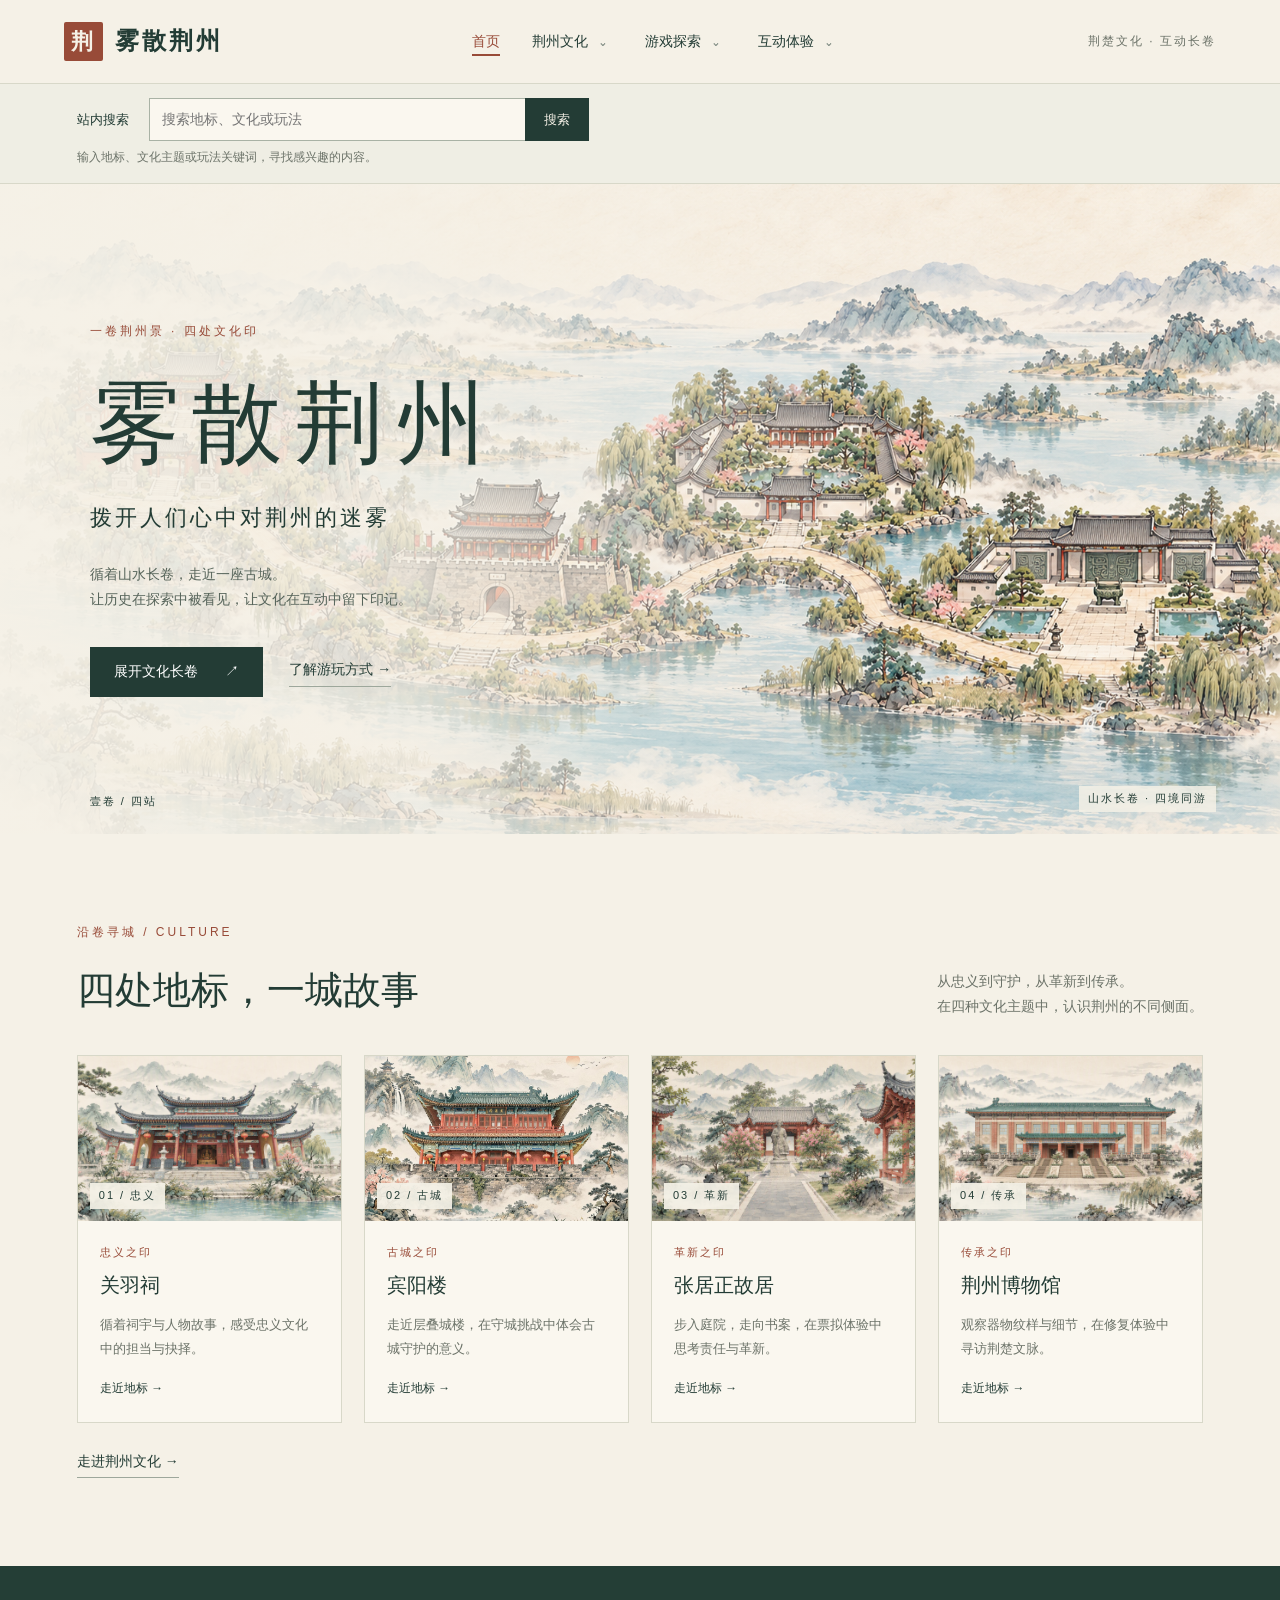
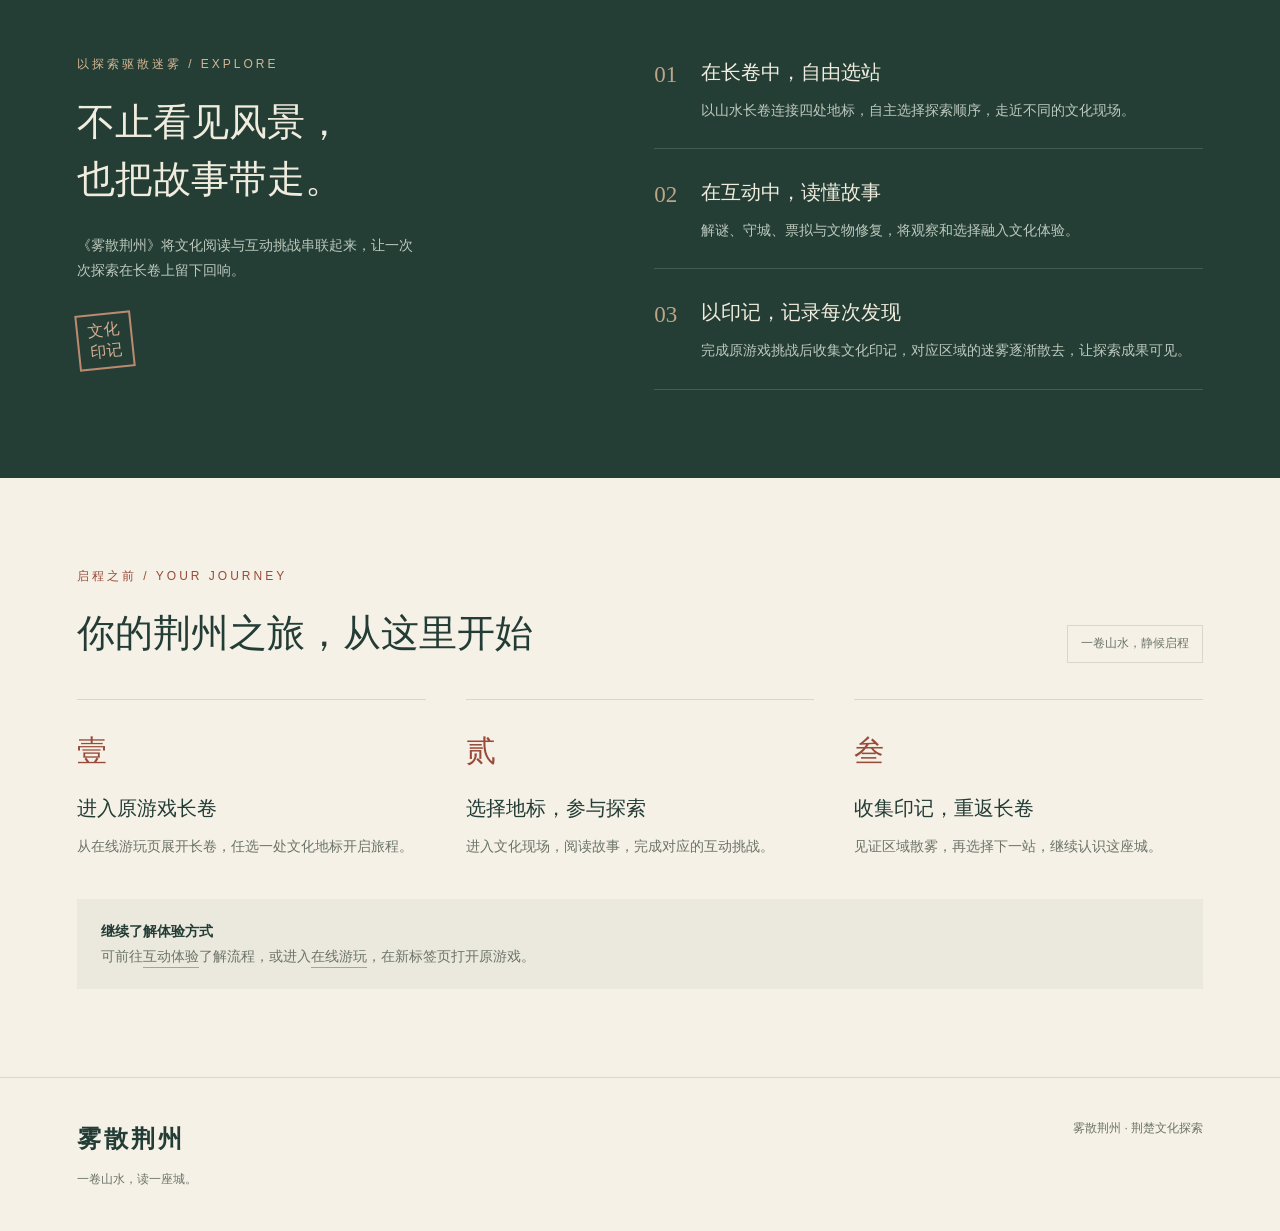
<file: index.html>
<!DOCTYPE html>
<html lang="zh-CN">
<head>
  <meta charset="UTF-8">
  <meta name="viewport" content="width=device-width, initial-scale=1.0">
  <meta name="description" content="雾散荆州：以互动长卷为载体的荆楚文化探索游戏。走近四处地标，认识文化探索与印记收集。">
  <title>雾散荆州｜一卷荆州景，四处文化印</title>
  <link rel="stylesheet" href="css/style.css">
  <script src="js/main.js" defer></script>
</head>
<body>
  <a class="skip-link" href="#main">跳到正文</a>
  <header class="site-header" id="home">
    <a class="brand" href="index.html" aria-label="雾散荆州首页"><span class="brand-seal" aria-hidden="true">荆</span>雾散荆州</a>
    <!-- 首页进入 pages 目录；二级页面使用各自的相对路径。 -->
    <nav class="primary-nav" aria-label="顶部导航">
      <a href="index.html" aria-current="page">首页</a>
      <div class="nav-group">
        <div class="nav-heading"><a href="pages/culture.html">荆州文化</a><button class="nav-toggle" type="button" aria-label="展开荆州文化子菜单" aria-expanded="false" aria-controls="menu-culture" hidden>⌄</button></div>
        <ul class="nav-submenu" id="menu-culture">
          <li><a href="pages/landmarks.html">文化地标</a></li>
          <li><a href="pages/history.html">历史文化</a></li>
        </ul>
      </div>
      <div class="nav-group">
        <div class="nav-heading"><a href="pages/explore.html">游戏探索</a><button class="nav-toggle" type="button" aria-label="展开游戏探索子菜单" aria-expanded="false" aria-controls="menu-explore" hidden>⌄</button></div>
        <ul class="nav-submenu" id="menu-explore">
          <li><a href="pages/introduction.html">游戏介绍</a></li>
          <li><a href="pages/guide.html">玩法指南</a></li>
        </ul>
      </div>
      <div class="nav-group">
        <div class="nav-heading"><a href="pages/experience.html">互动体验</a><button class="nav-toggle" type="button" aria-label="展开互动体验子菜单" aria-expanded="false" aria-controls="menu-experience" hidden>⌄</button></div>
        <ul class="nav-submenu" id="menu-experience">
          <li><a href="pages/play.html">在线游玩</a></li>
        </ul>
      </div>
    </nav>
    <span class="header-note">荆楚文化 · 互动长卷</span>
  </header>
  <section class="site-search" aria-label="站内搜索" hidden>
    <form class="search-form" role="search">
      <label for="site-query">站内搜索</label>
      <div class="search-controls"><input id="site-query" name="q" type="search" maxlength="60" placeholder="搜索地标、文化或玩法" aria-describedby="search-status" autocomplete="off"><button type="submit">搜索</button></div>
    </form>
    <div class="search-output">
      <p id="search-status" role="status" aria-live="polite">输入地标、文化主题或玩法关键词，寻找感兴趣的内容。</p>
      <ul id="search-results" aria-label="搜索结果" hidden></ul>
    </div>
  </section>
  <main id="main">
    <section class="hero" aria-labelledby="hero-title">
      <img class="hero-art" src="assets/images/jingzhou-panorama.png" alt="原游戏艺术化山水长卷：云雾、青山与荆州文化地标" width="1672" height="940" decoding="async">
      <div class="hero-content">
        <p class="eyebrow">一卷荆州景 · 四处文化印</p>
        <h1 id="hero-title">雾散荆州</h1>
        <p class="hero-tagline">拨开人们心中对荆州的迷雾</p>
        <p class="hero-description">循着山水长卷，走近一座古城。<br>让历史在探索中被看见，让文化在互动中留下印记。</p>
        <div class="hero-actions"><a class="button" href="#culture">展开文化长卷 <span aria-hidden="true">↗</span></a><a class="text-link" href="#guide">了解游玩方式 →</a></div>
      </div>
      <p class="art-caption">山水长卷 · 四境同游</p>
      <span class="hero-number" aria-hidden="true">壹卷 / 四站</span>
    </section>
    <section class="section culture" id="culture" aria-labelledby="culture-title">
      <div class="section-heading"><div><p class="eyebrow">沿卷寻城 / CULTURE</p><h2 id="culture-title">四处地标，一城故事</h2></div><p>从忠义到守护，从革新到传承。<br>在四种文化主题中，认识荆州的不同侧面。</p></div>
      <!-- 四张卡片共用图片比例，复用原游戏地标插画。 -->
      <div class="landmark-grid">
        <article class="landmark">
          <a class="landmark-link" href="pages/landmarks.html#guanyu">
            <div class="landmark-photo"><img src="assets/images/game/guanyu.png" alt="关羽祠游戏插画" loading="lazy" width="1376" height="768" decoding="async"><span class="landmark-theme">01 / 忠义</span></div>
            <div class="card-copy"><span class="small-label">忠义之印</span><h3>关羽祠</h3><p>循着祠宇与人物故事，感受忠义文化中的担当与抉择。</p><span class="card-more">走近地标 →</span></div>
          </a>
        </article>
        <article class="landmark">
          <a class="landmark-link" href="pages/landmarks.html#binyang">
            <div class="landmark-photo"><img src="assets/images/game/binyang.jpg" alt="宾阳楼游戏插画" loading="lazy" width="1884" height="1061" decoding="async"><span class="landmark-theme">02 / 古城</span></div>
            <div class="card-copy"><span class="small-label">古城之印</span><h3>宾阳楼</h3><p>走近层叠城楼，在守城挑战中体会古城守护的意义。</p><span class="card-more">走近地标 →</span></div>
          </a>
        </article>
        <article class="landmark">
          <a class="landmark-link" href="pages/landmarks.html#zhang">
            <div class="landmark-photo"><img src="assets/images/game/zhang-courtyard.png" alt="张居正故居游戏插画" loading="lazy" width="1376" height="768" decoding="async"><span class="landmark-theme">03 / 革新</span></div>
            <div class="card-copy"><span class="small-label">革新之印</span><h3>张居正故居</h3><p>步入庭院，走向书案，在票拟体验中思考责任与革新。</p><span class="card-more">走近地标 →</span></div>
          </a>
        </article>
        <article class="landmark">
          <a class="landmark-link" href="pages/landmarks.html#museum">
            <div class="landmark-photo"><img src="assets/images/game/museum.png" alt="荆州博物馆游戏插画" loading="lazy" width="1376" height="768" decoding="async"><span class="landmark-theme">04 / 传承</span></div>
            <div class="card-copy"><span class="small-label">传承之印</span><h3>荆州博物馆</h3><p>观察器物纹样与细节，在修复体验中寻访荆楚文脉。</p><span class="card-more">走近地标 →</span></div>
          </a>
        </article>
      </div>
      <a class="text-link culture-more" href="pages/culture.html">走进荆州文化 →</a>
    </section>
    <section class="features" id="explore" aria-labelledby="explore-title"><div class="section features-inner">
      <div class="feature-intro"><p class="eyebrow">以探索驱散迷雾 / EXPLORE</p><h2 id="explore-title">不止看见风景，<br>也把故事带走。</h2><p>《雾散荆州》将文化阅读与互动挑战串联起来，让一次次探索在长卷上留下回响。</p><span class="decorative-seal" aria-hidden="true">文化<br>印记</span></div>
      <div class="feature-list"><article><span>01</span><div><h3>在长卷中，自由选站</h3><p>以山水长卷连接四处地标，自主选择探索顺序，走近不同的文化现场。</p></div></article><article><span>02</span><div><h3>在互动中，读懂故事</h3><p>解谜、守城、票拟与文物修复，将观察和选择融入文化体验。</p></div></article><article><span>03</span><div><h3>以印记，记录每次发现</h3><p>完成原游戏挑战后收集文化印记，对应区域的迷雾逐渐散去，让探索成果可见。</p></div></article></div>
    </div></section>
    <section class="section guide" id="guide" aria-labelledby="guide-title"><div class="section-heading"><div><p class="eyebrow">启程之前 / YOUR JOURNEY</p><h2 id="guide-title">你的荆州之旅，从这里开始</h2></div><span class="status">一卷山水，静候启程</span></div>
      <ol class="steps"><li><span>壹</span><h3>进入原游戏长卷</h3><p>从在线游玩页展开长卷，任选一处文化地标开启旅程。</p></li><li><span>贰</span><h3>选择地标，参与探索</h3><p>进入文化现场，阅读故事，完成对应的互动挑战。</p></li><li><span>叁</span><h3>收集印记，重返长卷</h3><p>见证区域散雾，再选择下一站，继续认识这座城。</p></li></ol>
      <div class="guide-note"><strong>继续了解体验方式</strong><p>可前往<a class="text-link" href="pages/experience.html">互动体验</a>了解流程，或进入<a class="text-link" href="pages/play.html">在线游玩</a>，在新标签页打开原游戏。</p></div>
    </section>
  </main>
  <footer class="site-footer"><div><a class="brand" href="#home">雾散荆州</a><p>一卷山水，读一座城。</p></div><div class="footer-meta"><p>雾散荆州 · 荆楚文化探索</p></div></footer>
  <button class="back-to-top" type="button" aria-label="返回页面顶部" hidden>↑ 返回顶部</button>
</body>
</html>
</file>
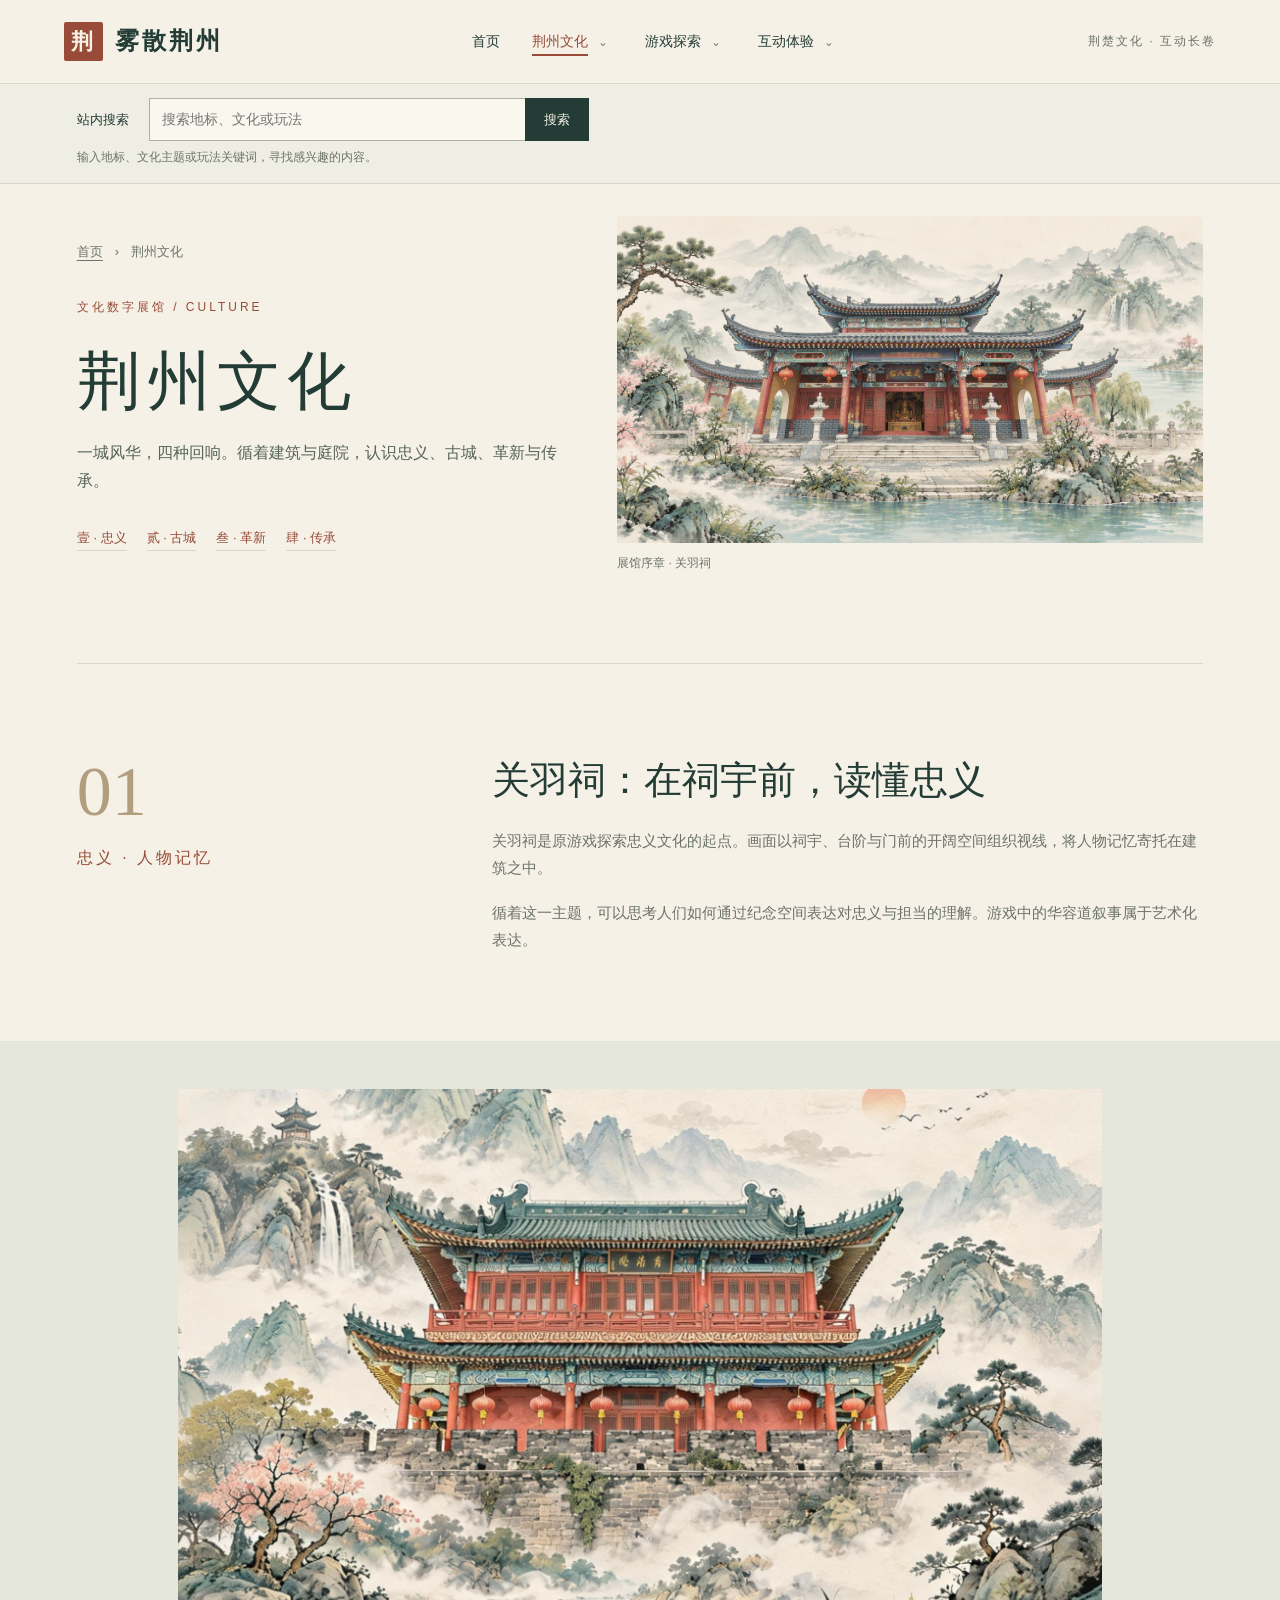
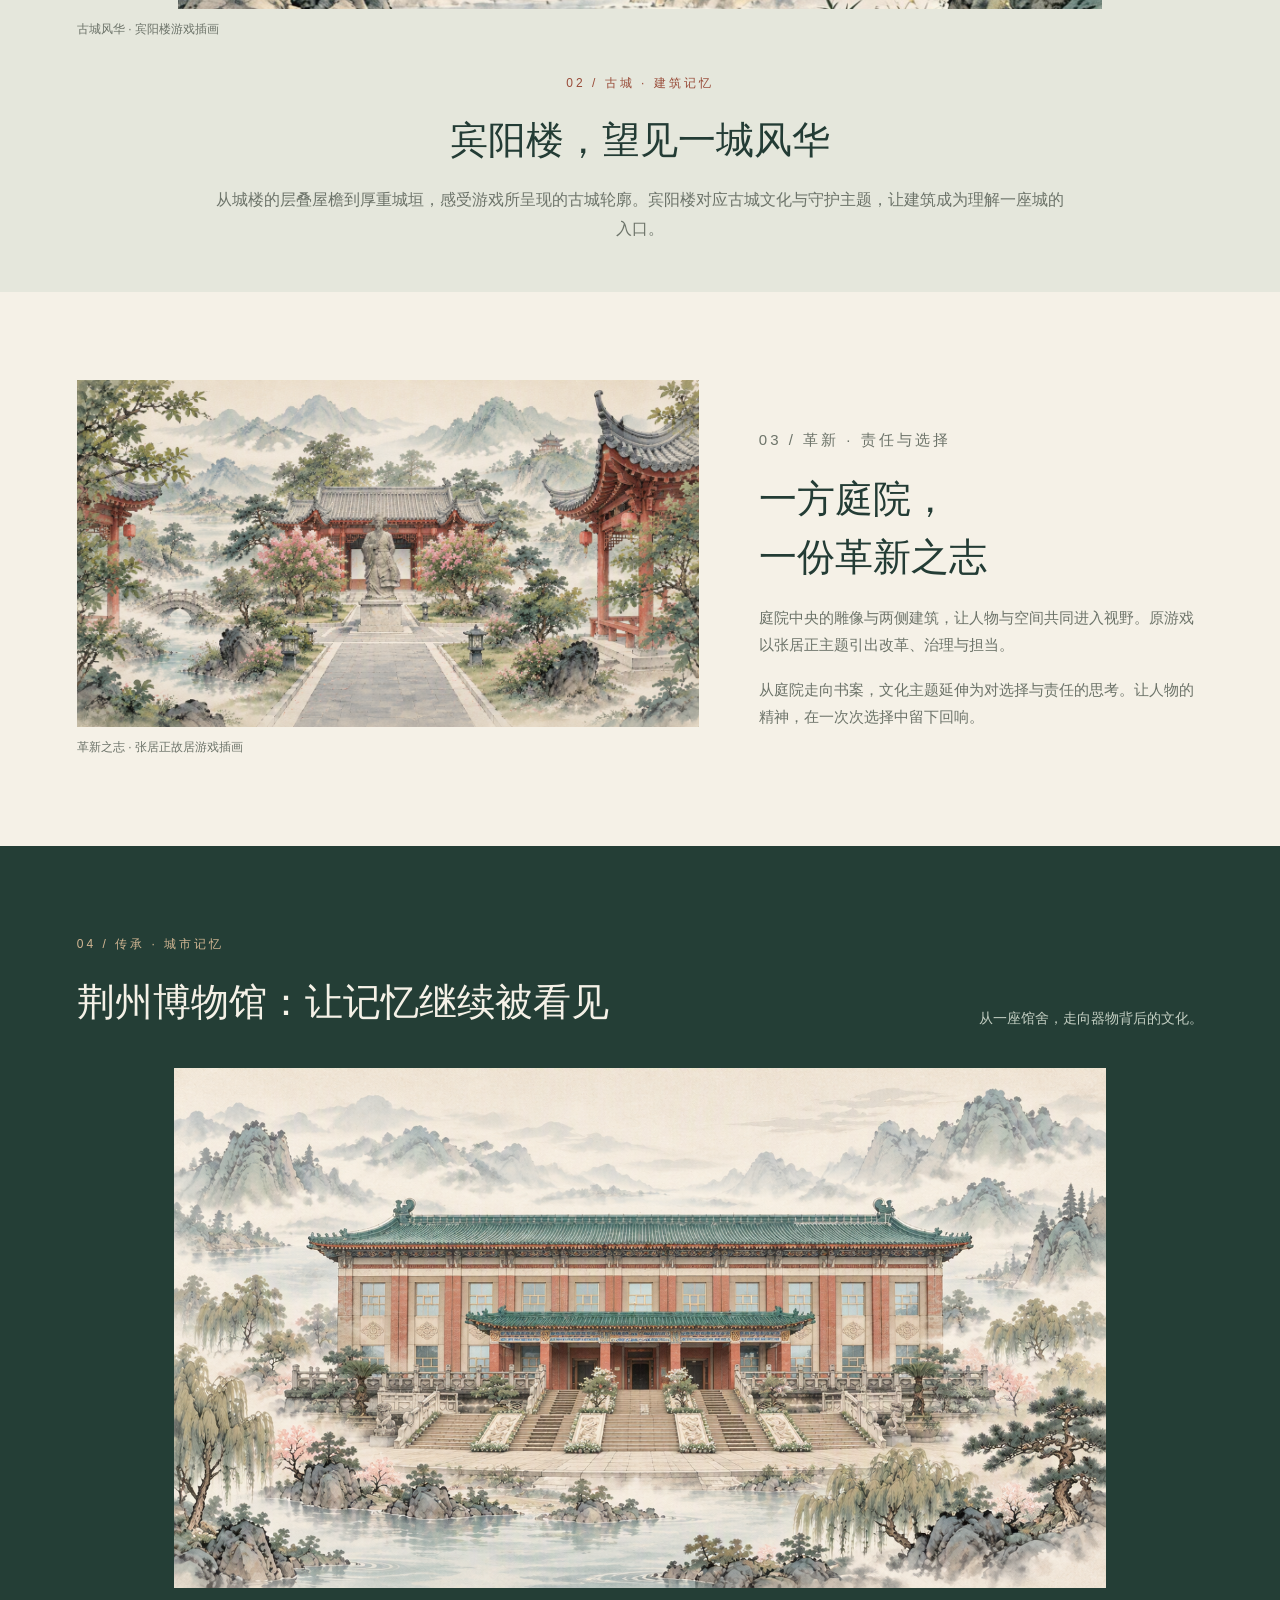
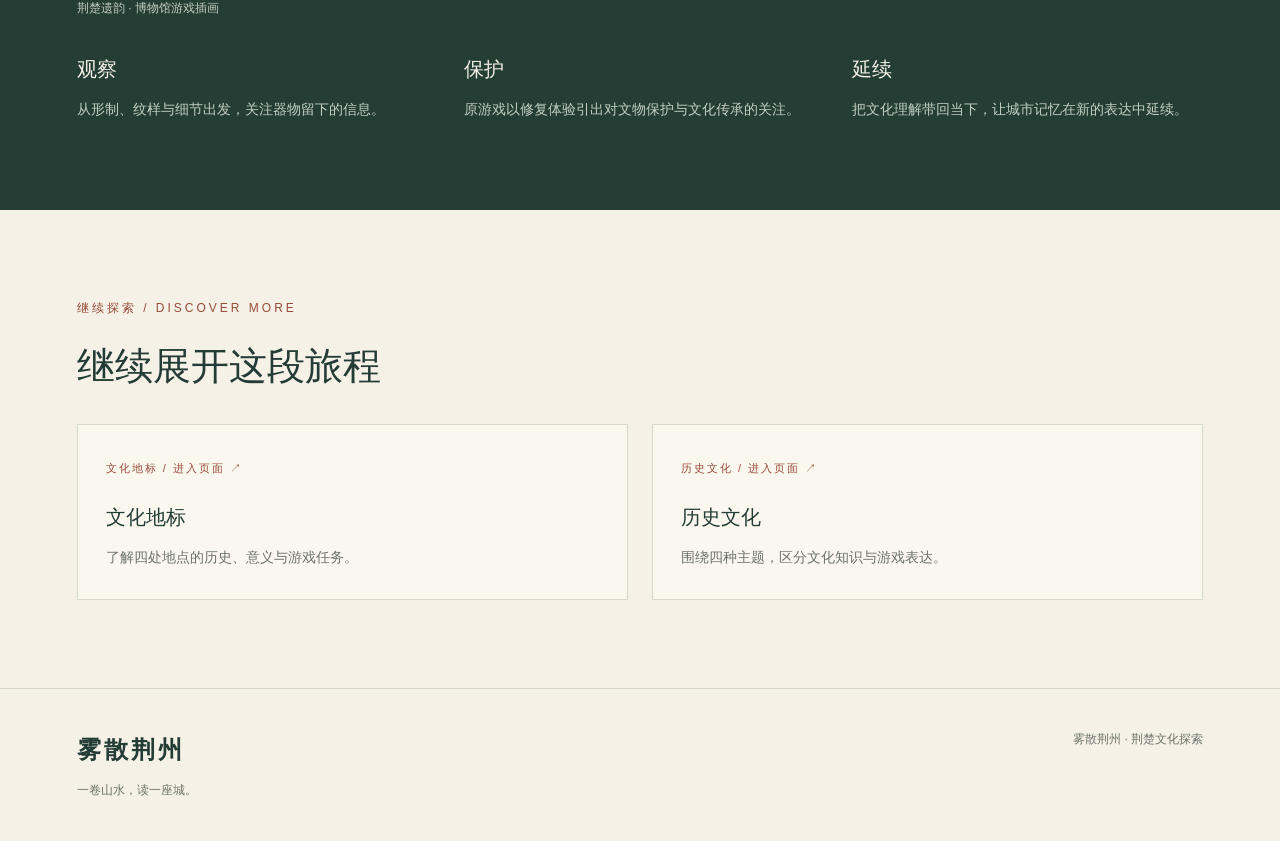
<file: pages/culture.html>
<!DOCTYPE html>
<html lang="zh-CN">
<head>
  <meta charset="UTF-8">
  <meta name="viewport" content="width=device-width, initial-scale=1.0">
  <meta name="description" content="从忠义、守护到革新与传承，沿着四处文化地标，读懂游戏所描绘的荆州。">
  <title>荆州文化｜雾散荆州</title>
  <!-- 二级页面从 pages 目录返回上一级，复用同一份样式。 -->
  <link rel="stylesheet" href="../css/style.css">
  <script src="../js/main.js" defer></script>
</head>
<body>
  <a class="skip-link" href="#main">跳到正文</a>
  <header class="site-header" id="top">
    <a class="brand" href="../index.html" aria-label="雾散荆州首页"><span class="brand-seal" aria-hidden="true">荆</span>雾散荆州</a>
    <nav class="primary-nav" aria-label="顶部导航">
      <a href="../index.html">首页</a>
      <div class="nav-group">
        <div class="nav-heading"><a href="culture.html" aria-current="page">荆州文化</a><button class="nav-toggle" type="button" aria-label="展开荆州文化子菜单" aria-expanded="false" aria-controls="menu-culture" hidden>⌄</button></div>
        <ul class="nav-submenu" id="menu-culture">
          <li><a href="landmarks.html">文化地标</a></li>
          <li><a href="history.html">历史文化</a></li>
        </ul>
      </div>
      <div class="nav-group">
        <div class="nav-heading"><a href="explore.html">游戏探索</a><button class="nav-toggle" type="button" aria-label="展开游戏探索子菜单" aria-expanded="false" aria-controls="menu-explore" hidden>⌄</button></div>
        <ul class="nav-submenu" id="menu-explore">
          <li><a href="introduction.html">游戏介绍</a></li>
          <li><a href="guide.html">玩法指南</a></li>
        </ul>
      </div>
      <div class="nav-group">
        <div class="nav-heading"><a href="experience.html">互动体验</a><button class="nav-toggle" type="button" aria-label="展开互动体验子菜单" aria-expanded="false" aria-controls="menu-experience" hidden>⌄</button></div>
        <ul class="nav-submenu" id="menu-experience">
          <li><a href="play.html">在线游玩</a></li>
        </ul>
      </div>
    </nav>
    <span class="header-note">荆楚文化 · 互动长卷</span>
  </header>
  <section class="site-search" aria-label="站内搜索" hidden>
    <form class="search-form" role="search">
      <label for="site-query">站内搜索</label>
      <div class="search-controls"><input id="site-query" name="q" type="search" maxlength="60" placeholder="搜索地标、文化或玩法" aria-describedby="search-status" autocomplete="off"><button type="submit">搜索</button></div>
    </form>
    <div class="search-output">
      <p id="search-status" role="status" aria-live="polite">输入地标、文化主题或玩法关键词，寻找感兴趣的内容。</p>
      <ul id="search-results" aria-label="搜索结果" hidden></ul>
    </div>
  </section>
  <main id="main" class="culture-page">
<section class="section gallery-opening"><div><nav class="breadcrumb" aria-label="面包屑"><a href="../index.html">首页</a><span aria-hidden="true">›</span><span aria-current="page">荆州文化</span></nav>
<p class="eyebrow">文化数字展馆 / CULTURE</p><h1>荆州文化</h1><p class="page-lead">一城风华，四种回响。循着建筑与庭院，认识忠义、古城、革新与传承。</p><div class="exhibit-index"><a href="#guanyu">壹 · 忠义</a><a href="#binyang">贰 · 古城</a><a href="#zhang">叁 · 革新</a><a href="#museum">肆 · 传承</a></div></div><figure class="exhibit-image"><img src="../assets/images/game/guanyu.png" alt="原游戏关羽祠完整水墨建筑图" width="1376" height="768" decoding="async"><figcaption>展馆序章 · 关羽祠</figcaption></figure></section>
<section class="section exhibit-row" id="guanyu"><div class="exhibit-label"><span>01</span><p>忠义 · 人物记忆</p></div><div class="exhibit-text"><h2>关羽祠：在祠宇前，读懂忠义</h2><p>关羽祠是原游戏探索忠义文化的起点。画面以祠宇、台阶与门前的开阔空间组织视线，将人物记忆寄托在建筑之中。</p><p>循着这一主题，可以思考人们如何通过纪念空间表达对忠义与担当的理解。游戏中的华容道叙事属于艺术化表达。</p></div></section>
<section class="binyang-exhibit" id="binyang"><figure class="exhibit-image"><img src="../assets/images/game/binyang.jpg" alt="原游戏宾阳楼完整城楼水墨图" loading="lazy" width="1884" height="1061" decoding="async"><figcaption>古城风华 · 宾阳楼游戏插画</figcaption></figure><div class="section exhibit-caption"><p class="eyebrow">02 / 古城 · 建筑记忆</p><h2>宾阳楼，望见一城风华</h2><p>从城楼的层叠屋檐到厚重城垣，感受游戏所呈现的古城轮廓。宾阳楼对应古城文化与守护主题，让建筑成为理解一座城的入口。</p></div></section>
<section class="section exhibit-row zhang-exhibit" id="zhang"><figure class="exhibit-image"><img src="../assets/images/game/zhang-courtyard.png" alt="原游戏张居正故居庭院与人物雕像画面" loading="lazy" width="1376" height="768" decoding="async"><figcaption>革新之志 · 张居正故居游戏插画</figcaption></figure><div class="exhibit-text"><p class="eyebrow">03 / 革新 · 责任与选择</p><h2>一方庭院，<br>一份革新之志</h2><p>庭院中央的雕像与两侧建筑，让人物与空间共同进入视野。原游戏以张居正主题引出改革、治理与担当。</p><p>从庭院走向书案，文化主题延伸为对选择与责任的思考。让人物的精神，在一次次选择中留下回响。</p></div></section>
<section class="museum-exhibit" id="museum"><div class="section"><div class="section-heading"><div><p class="eyebrow">04 / 传承 · 城市记忆</p><h2>荆州博物馆：让记忆继续被看见</h2></div><p>从一座馆舍，走向器物背后的文化。</p></div><figure class="exhibit-image"><img src="../assets/images/game/museum.png" alt="原游戏荆州博物馆馆舍完整水墨图" loading="lazy" width="1376" height="768" decoding="async"><figcaption>荆楚遗韵 · 博物馆游戏插画</figcaption></figure><div class="museum-notes"><p><strong>观察</strong>从形制、纹样与细节出发，关注器物留下的信息。</p><p><strong>保护</strong>原游戏以修复体验引出对文物保护与文化传承的关注。</p><p><strong>延续</strong>把文化理解带回当下，让城市记忆在新的表达中延续。</p></div></div></section>
<section class="section preview-section" aria-labelledby="preview-title">
<p class="eyebrow">继续探索 / DISCOVER MORE</p><h2 id="preview-title">继续展开这段旅程</h2>
<div class="preview-grid">
<a class="preview-card preview-link" href="landmarks.html"><span class="small-label">文化地标 / 进入页面 ↗</span><h3>文化地标</h3><p>了解四处地点的历史、意义与游戏任务。</p></a>
<a class="preview-card preview-link" href="history.html"><span class="small-label">历史文化 / 进入页面 ↗</span><h3>历史文化</h3><p>围绕四种主题，区分文化知识与游戏表达。</p></a>
</div></section>
  </main>
  <footer class="site-footer"><div><a class="brand" href="../index.html">雾散荆州</a><p>一卷山水，读一座城。</p></div><div class="footer-meta"><p>雾散荆州 · 荆楚文化探索</p></div></footer>
  <button class="back-to-top" type="button" aria-label="返回页面顶部" hidden>↑ 返回顶部</button>
</body>
</html>
</file>
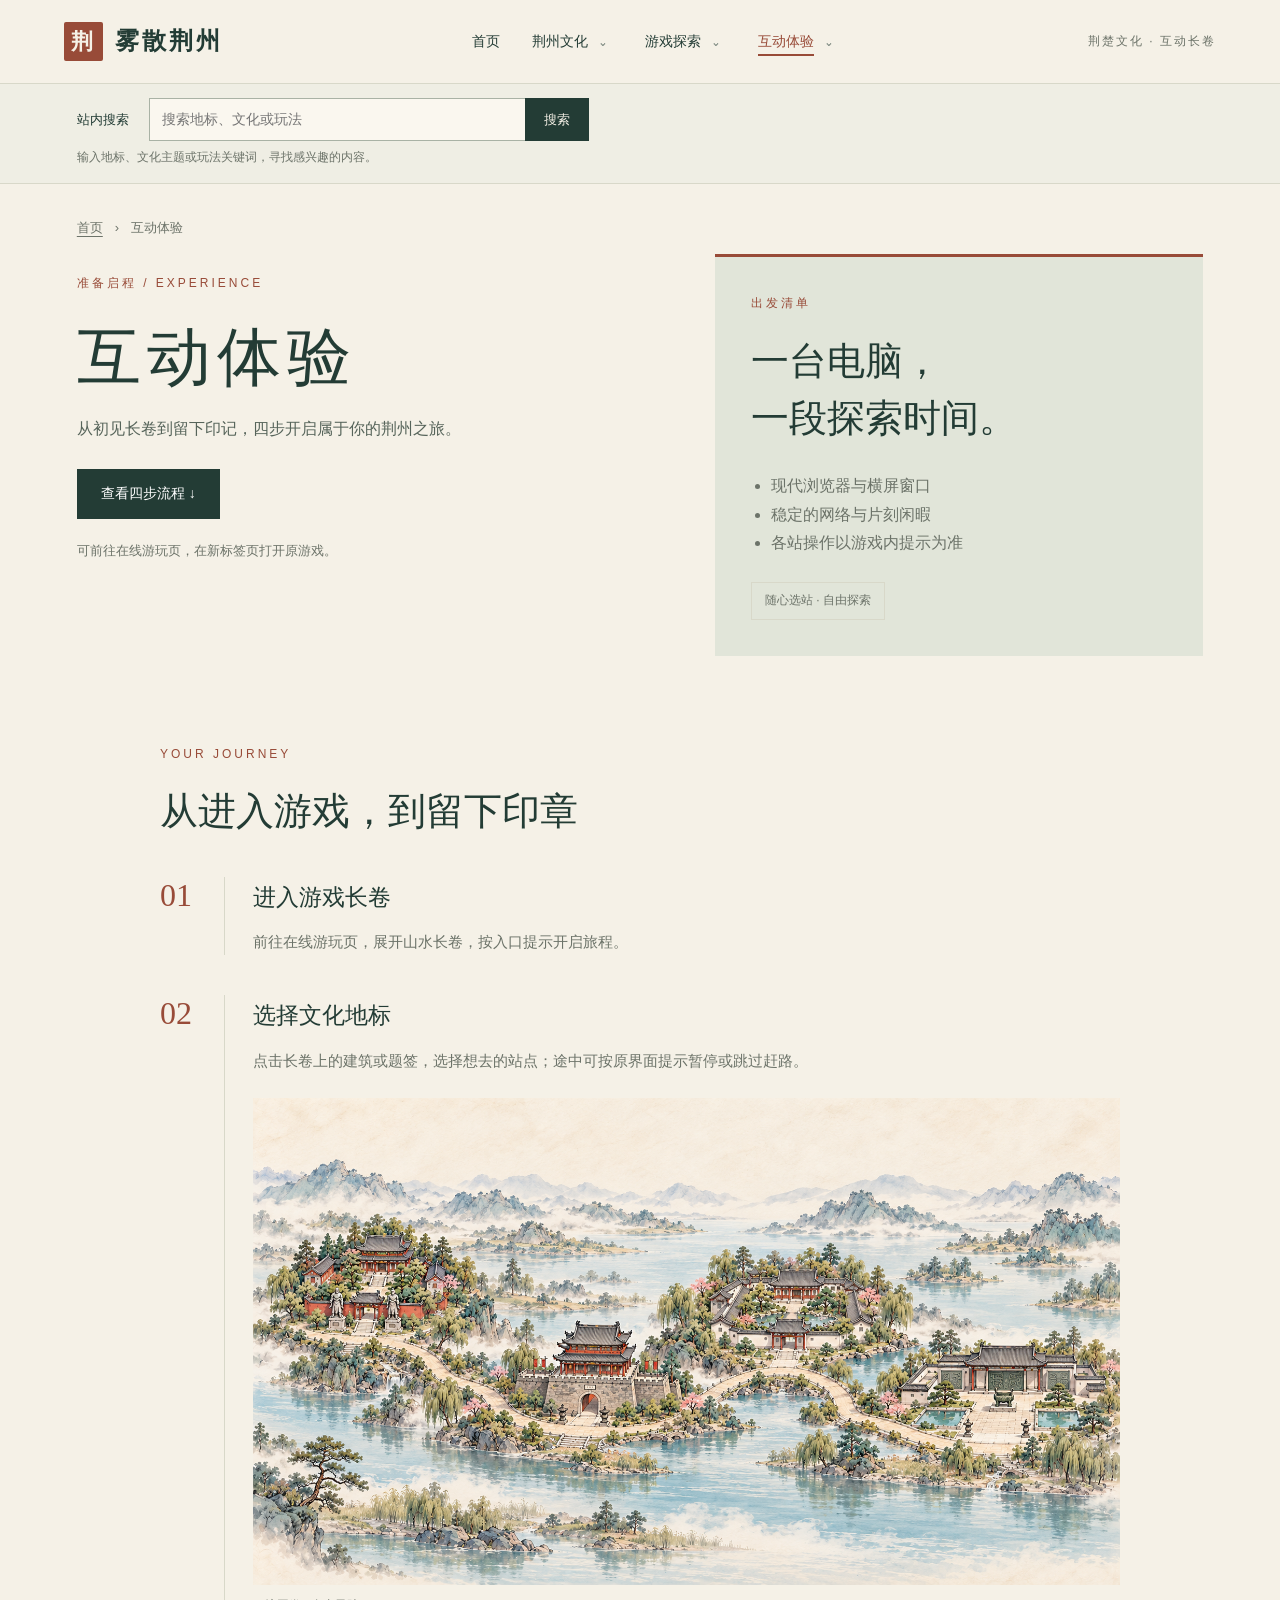
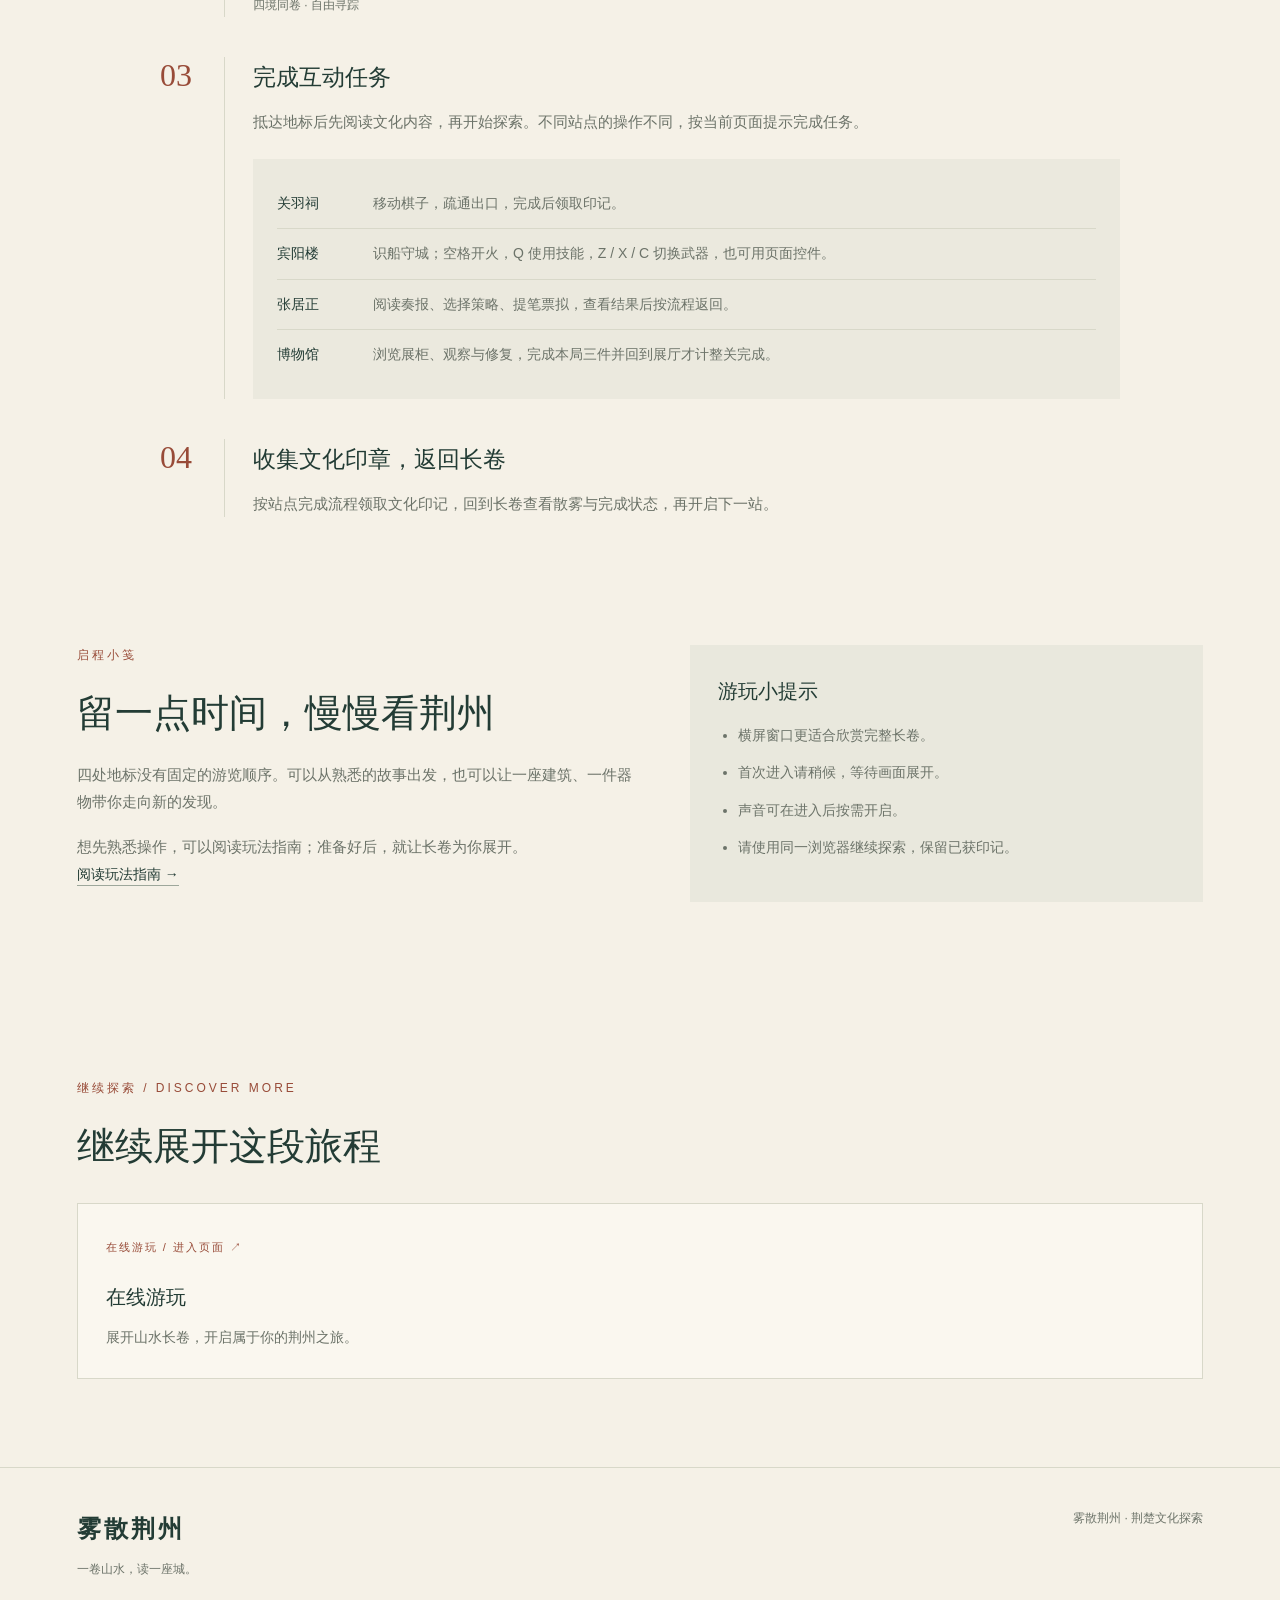
<file: pages/experience.html>
<!DOCTYPE html>
<html lang="zh-CN">
<head>
  <meta charset="UTF-8">
  <meta name="viewport" content="width=device-width, initial-scale=1.0">
  <meta name="description" content="了解探索流程与游玩提示，开启一段荆楚文化之旅。">
  <title>互动体验｜雾散荆州</title>
  <!-- 二级页面从 pages 目录返回上一级，复用同一份样式。 -->
  <link rel="stylesheet" href="../css/style.css">
  <script src="../js/main.js" defer></script>
</head>
<body>
  <a class="skip-link" href="#main">跳到正文</a>
  <header class="site-header" id="top">
    <a class="brand" href="../index.html" aria-label="雾散荆州首页"><span class="brand-seal" aria-hidden="true">荆</span>雾散荆州</a>
    <nav class="primary-nav" aria-label="顶部导航">
      <a href="../index.html">首页</a>
      <div class="nav-group">
        <div class="nav-heading"><a href="culture.html">荆州文化</a><button class="nav-toggle" type="button" aria-label="展开荆州文化子菜单" aria-expanded="false" aria-controls="menu-culture" hidden>⌄</button></div>
        <ul class="nav-submenu" id="menu-culture">
          <li><a href="landmarks.html">文化地标</a></li>
          <li><a href="history.html">历史文化</a></li>
        </ul>
      </div>
      <div class="nav-group">
        <div class="nav-heading"><a href="explore.html">游戏探索</a><button class="nav-toggle" type="button" aria-label="展开游戏探索子菜单" aria-expanded="false" aria-controls="menu-explore" hidden>⌄</button></div>
        <ul class="nav-submenu" id="menu-explore">
          <li><a href="introduction.html">游戏介绍</a></li>
          <li><a href="guide.html">玩法指南</a></li>
        </ul>
      </div>
      <div class="nav-group">
        <div class="nav-heading"><a href="experience.html" aria-current="page">互动体验</a><button class="nav-toggle" type="button" aria-label="展开互动体验子菜单" aria-expanded="false" aria-controls="menu-experience" hidden>⌄</button></div>
        <ul class="nav-submenu" id="menu-experience">
          <li><a href="play.html">在线游玩</a></li>
        </ul>
      </div>
    </nav>
    <span class="header-note">荆楚文化 · 互动长卷</span>
  </header>
  <section class="site-search" aria-label="站内搜索" hidden>
    <form class="search-form" role="search">
      <label for="site-query">站内搜索</label>
      <div class="search-controls"><input id="site-query" name="q" type="search" maxlength="60" placeholder="搜索地标、文化或玩法" aria-describedby="search-status" autocomplete="off"><button type="submit">搜索</button></div>
    </form>
    <div class="search-output">
      <p id="search-status" role="status" aria-live="polite">输入地标、文化主题或玩法关键词，寻找感兴趣的内容。</p>
      <ul id="search-results" aria-label="搜索结果" hidden></ul>
    </div>
  </section>
  <main id="main" class="experience-page">
<section class="section experience-opening"><div><nav class="breadcrumb" aria-label="面包屑"><a href="../index.html">首页</a><span aria-hidden="true">›</span><span aria-current="page">互动体验</span></nav><p class="eyebrow">准备启程 / EXPERIENCE</p><h1>互动体验</h1><p class="page-lead">从初见长卷到留下印记，四步开启属于你的荆州之旅。</p><a class="button" href="#journey-steps">查看四步流程 ↓</a><p class="section-note">可前往在线游玩页，在新标签页打开原游戏。</p></div><aside class="departure-note"><p class="eyebrow">出发清单</p><h2>一台电脑，<br>一段探索时间。</h2><ul><li>现代浏览器与横屏窗口</li><li>稳定的网络与片刻闲暇</li><li>各站操作以游戏内提示为准</li></ul><span class="status">随心选站 · 自由探索</span></aside></section>
<section class="section journey-guide" id="journey-steps" aria-labelledby="flow-title"><p class="eyebrow">YOUR JOURNEY</p><h2 id="flow-title">从进入游戏，到留下印章</h2><ol class="journey-timeline"><li><span class="step-number">01</span><div><h3>进入游戏长卷</h3><p>前往在线游玩页，展开山水长卷，按入口提示开启旅程。</p></div></li><li><span class="step-number">02</span><div><h3>选择文化地标</h3><p>点击长卷上的建筑或题签，选择想去的站点；途中可按原界面提示暂停或跳过赶路。</p><figure class="exhibit-image"><img src="../assets/images/jingzhou-panorama.png" alt="雾散荆州山水长卷游戏画面" loading="lazy" width="1672" height="940" decoding="async"><figcaption>四境同卷 · 自由寻踪</figcaption></figure></div></li><li><span class="step-number">03</span><div><h3>完成互动任务</h3><p>抵达地标后先阅读文化内容，再开始探索。不同站点的操作不同，按当前页面提示完成任务。</p><dl class="operation-list"><div><dt>关羽祠</dt><dd>移动棋子，疏通出口，完成后领取印记。</dd></div><div><dt>宾阳楼</dt><dd>识船守城；空格开火，Q 使用技能，Z / X / C 切换武器，也可用页面控件。</dd></div><div><dt>张居正</dt><dd>阅读奏报、选择策略、提笔票拟，查看结果后按流程返回。</dd></div><div><dt>博物馆</dt><dd>浏览展柜、观察与修复，完成本局三件并回到展厅才计整关完成。</dd></div></dl></div></li><li><span class="step-number">04</span><div><h3>收集文化印章，返回长卷</h3><p>按站点完成流程领取文化印记，回到长卷查看散雾与完成状态，再开启下一站。</p></div></li></ol></section><section class="section running-section" aria-labelledby="running-title"><div class="content-split"><div class="prose"><p class="eyebrow">启程小笺</p><h2 id="running-title">留一点时间，慢慢看荆州</h2><p>四处地标没有固定的游览顺序。可以从熟悉的故事出发，也可以让一座建筑、一件器物带你走向新的发现。</p><p>想先熟悉操作，可以阅读玩法指南；准备好后，就让长卷为你展开。</p><a class="text-link" href="guide.html">阅读玩法指南 →</a></div><aside class="tips-panel" aria-labelledby="tips-title"><h3 id="tips-title">游玩小提示</h3><ul><li>横屏窗口更适合欣赏完整长卷。</li><li>首次进入请稍候，等待画面展开。</li><li>声音可在进入后按需开启。</li><li>请使用同一浏览器继续探索，保留已获印记。</li></ul></aside></div></section>
<section class="section preview-section" aria-labelledby="preview-title">
<p class="eyebrow">继续探索 / DISCOVER MORE</p><h2 id="preview-title">继续展开这段旅程</h2>
<div class="preview-grid">
<a class="preview-card preview-link" href="play.html"><span class="small-label">在线游玩 / 进入页面 ↗</span><h3>在线游玩</h3><p>展开山水长卷，开启属于你的荆州之旅。</p></a>
</div></section>
  </main>
  <footer class="site-footer"><div><a class="brand" href="../index.html">雾散荆州</a><p>一卷山水，读一座城。</p></div><div class="footer-meta"><p>雾散荆州 · 荆楚文化探索</p></div></footer>
  <button class="back-to-top" type="button" aria-label="返回页面顶部" hidden>↑ 返回顶部</button>
</body>
</html>
</file>
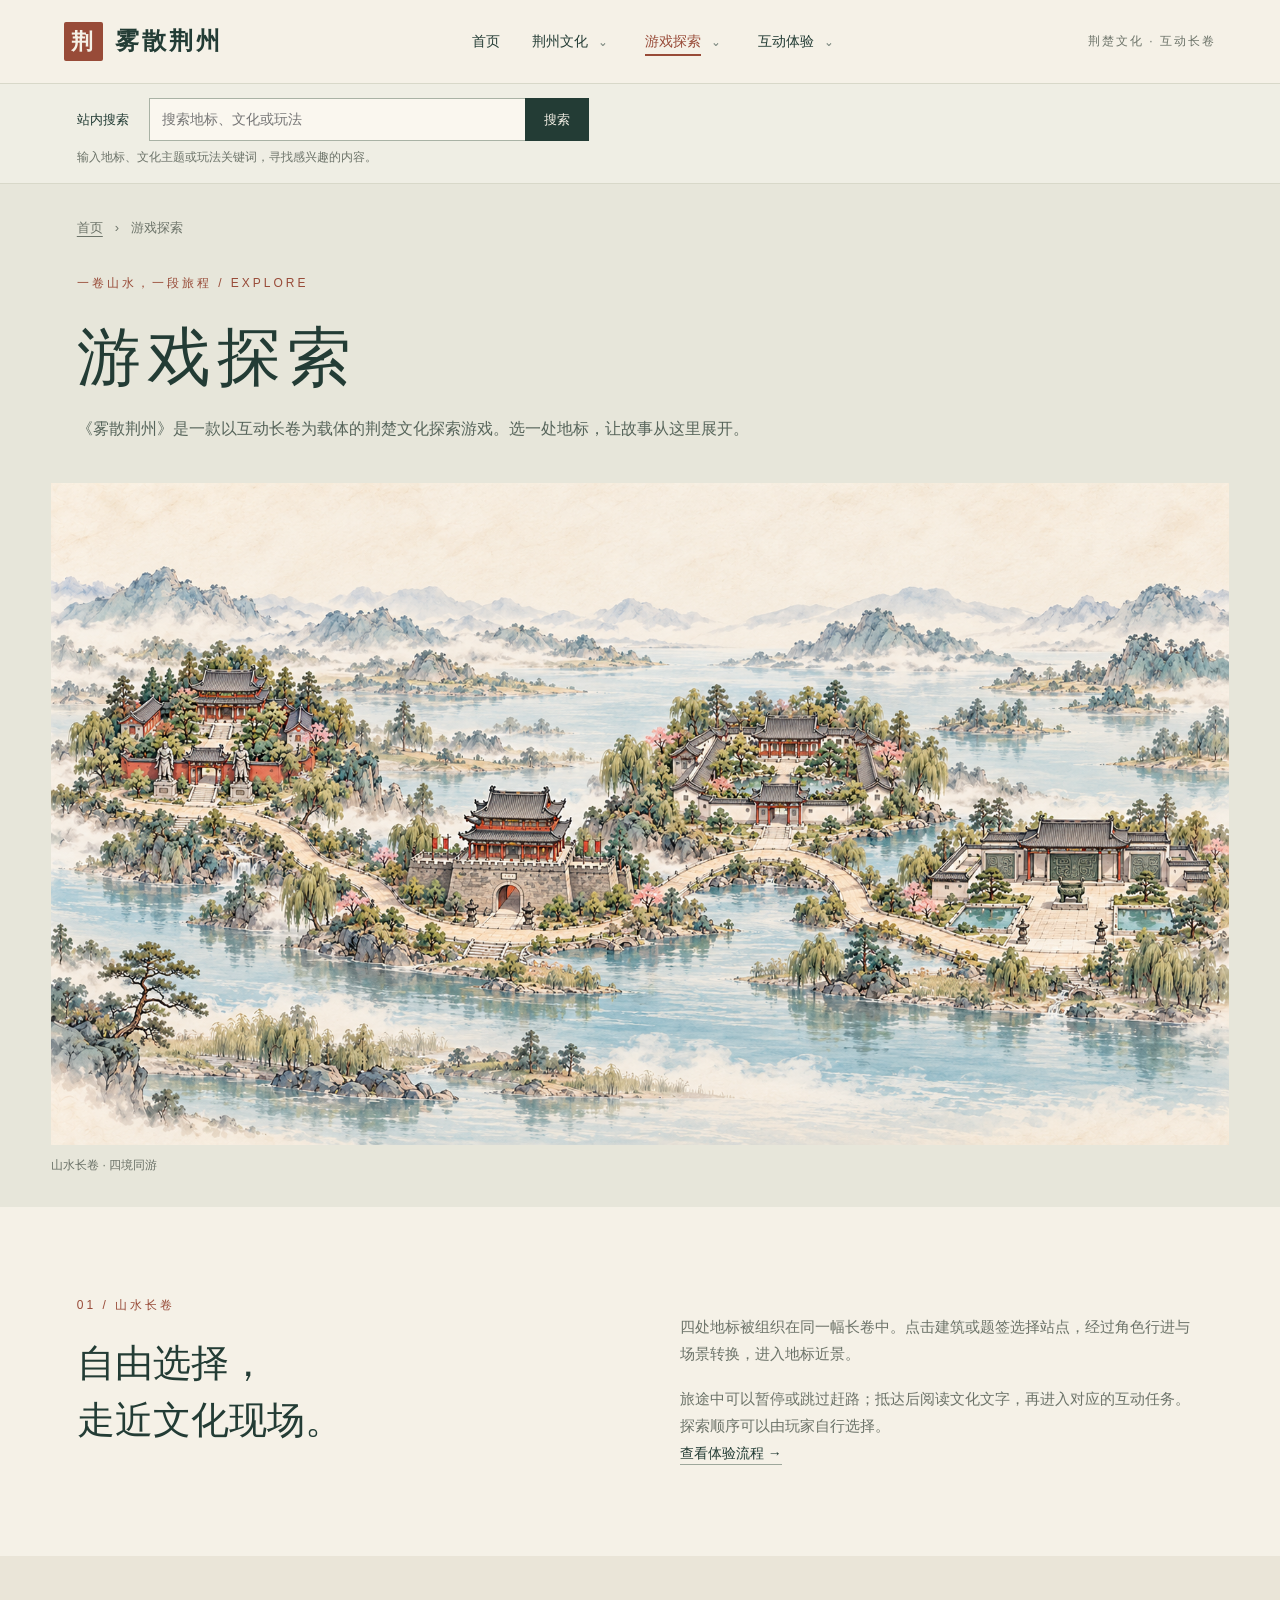
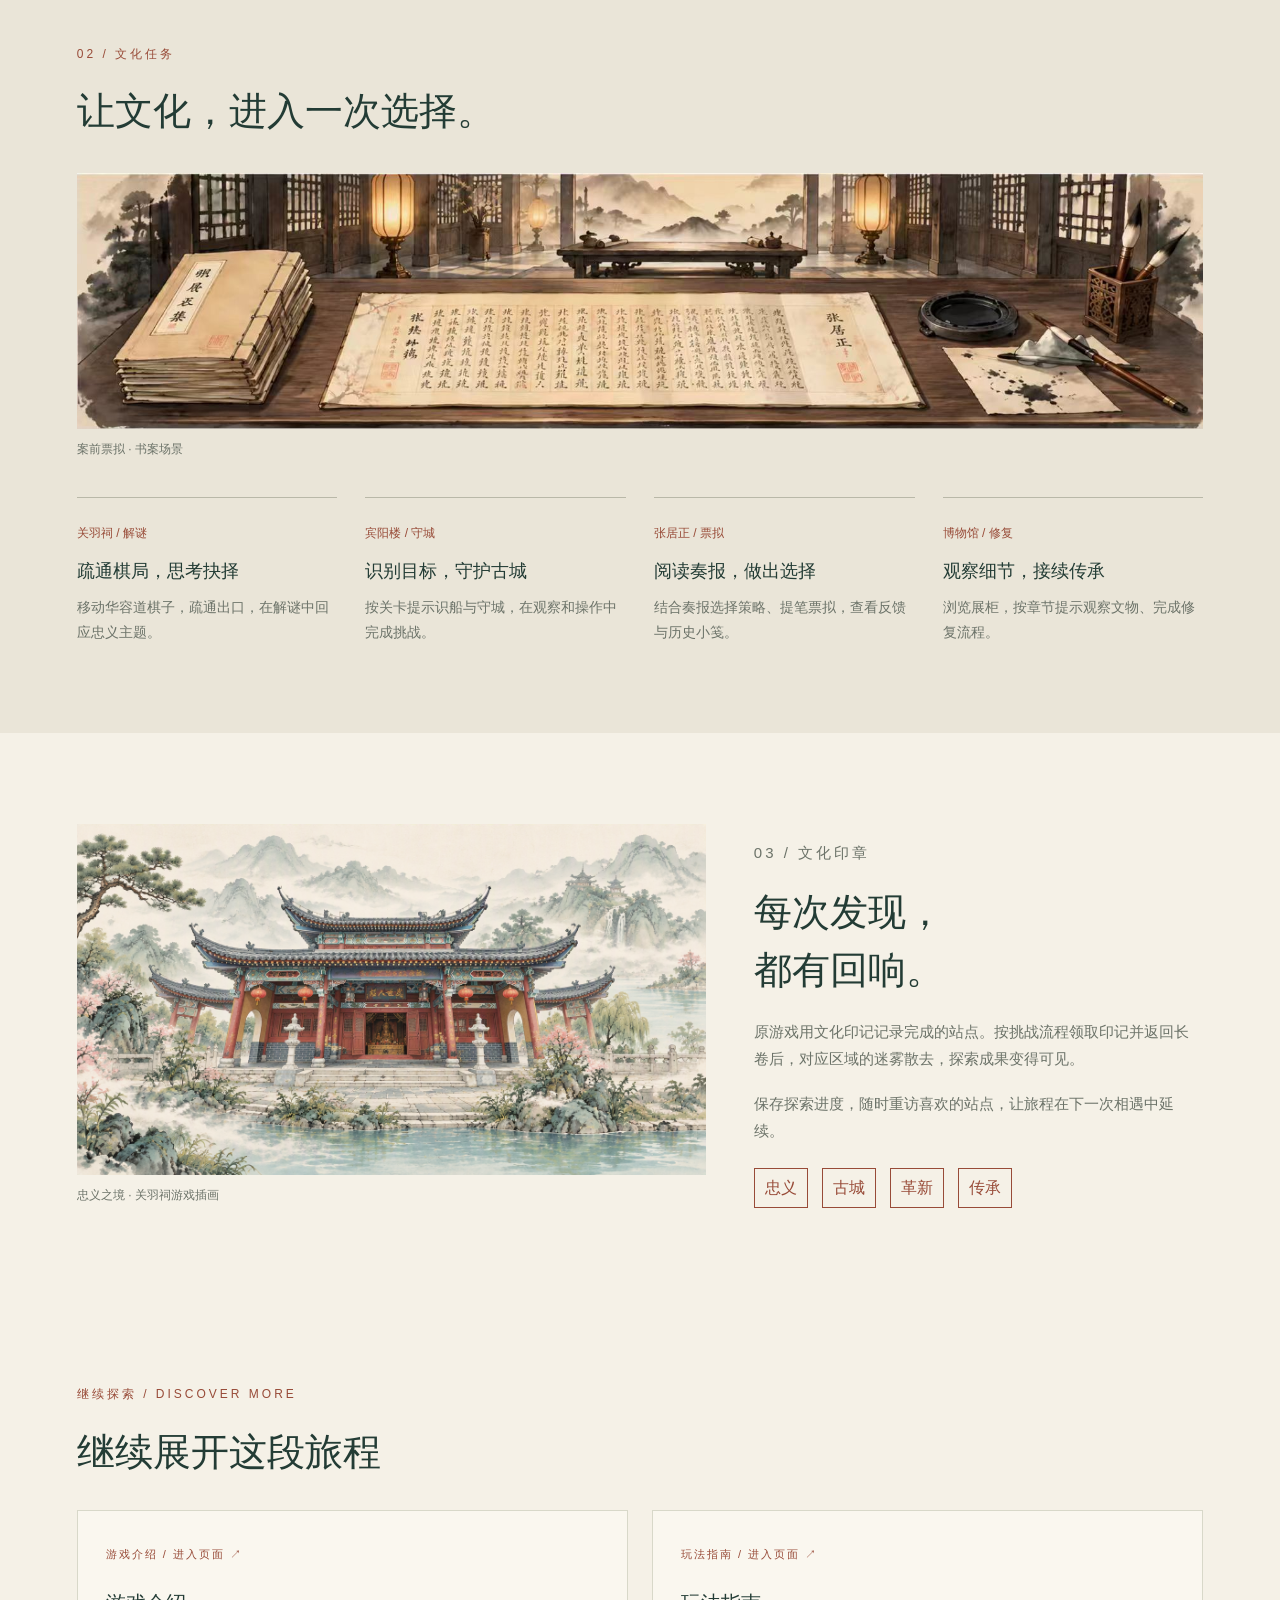
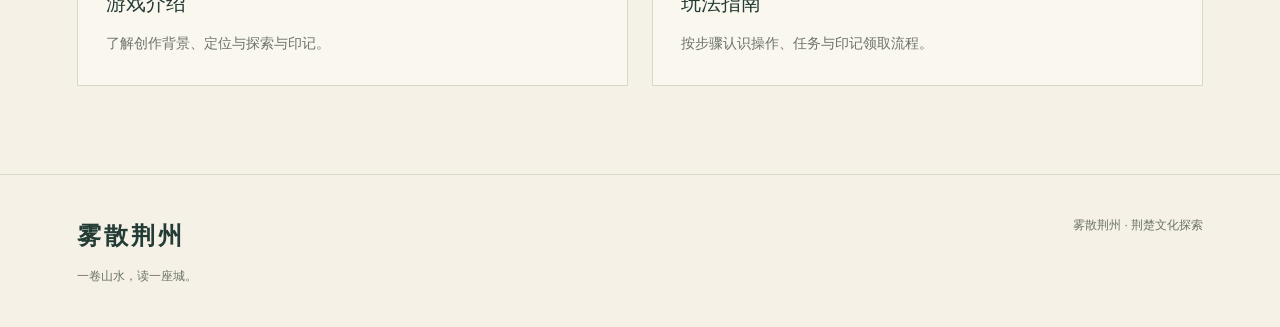
<file: pages/explore.html>
<!DOCTYPE html>
<html lang="zh-CN">
<head>
  <meta charset="UTF-8">
  <meta name="viewport" content="width=device-width, initial-scale=1.0">
  <meta name="description" content="以山水长卷为入口，在文化阅读、互动任务与印章收集中，展开一场认识古城的旅程。">
  <title>游戏探索｜雾散荆州</title>
  <!-- 二级页面从 pages 目录返回上一级，复用同一份样式。 -->
  <link rel="stylesheet" href="../css/style.css">
  <script src="../js/main.js" defer></script>
</head>
<body>
  <a class="skip-link" href="#main">跳到正文</a>
  <header class="site-header" id="top">
    <a class="brand" href="../index.html" aria-label="雾散荆州首页"><span class="brand-seal" aria-hidden="true">荆</span>雾散荆州</a>
    <nav class="primary-nav" aria-label="顶部导航">
      <a href="../index.html">首页</a>
      <div class="nav-group">
        <div class="nav-heading"><a href="culture.html">荆州文化</a><button class="nav-toggle" type="button" aria-label="展开荆州文化子菜单" aria-expanded="false" aria-controls="menu-culture" hidden>⌄</button></div>
        <ul class="nav-submenu" id="menu-culture">
          <li><a href="landmarks.html">文化地标</a></li>
          <li><a href="history.html">历史文化</a></li>
        </ul>
      </div>
      <div class="nav-group">
        <div class="nav-heading"><a href="explore.html" aria-current="page">游戏探索</a><button class="nav-toggle" type="button" aria-label="展开游戏探索子菜单" aria-expanded="false" aria-controls="menu-explore" hidden>⌄</button></div>
        <ul class="nav-submenu" id="menu-explore">
          <li><a href="introduction.html">游戏介绍</a></li>
          <li><a href="guide.html">玩法指南</a></li>
        </ul>
      </div>
      <div class="nav-group">
        <div class="nav-heading"><a href="experience.html">互动体验</a><button class="nav-toggle" type="button" aria-label="展开互动体验子菜单" aria-expanded="false" aria-controls="menu-experience" hidden>⌄</button></div>
        <ul class="nav-submenu" id="menu-experience">
          <li><a href="play.html">在线游玩</a></li>
        </ul>
      </div>
    </nav>
    <span class="header-note">荆楚文化 · 互动长卷</span>
  </header>
  <section class="site-search" aria-label="站内搜索" hidden>
    <form class="search-form" role="search">
      <label for="site-query">站内搜索</label>
      <div class="search-controls"><input id="site-query" name="q" type="search" maxlength="60" placeholder="搜索地标、文化或玩法" aria-describedby="search-status" autocomplete="off"><button type="submit">搜索</button></div>
    </form>
    <div class="search-output">
      <p id="search-status" role="status" aria-live="polite">输入地标、文化主题或玩法关键词，寻找感兴趣的内容。</p>
      <ul id="search-results" aria-label="搜索结果" hidden></ul>
    </div>
  </section>
  <main id="main" class="explore-page">
<section class="explore-opening"><div class="section"><nav class="breadcrumb" aria-label="面包屑"><a href="../index.html">首页</a><span aria-hidden="true">›</span><span aria-current="page">游戏探索</span></nav><p class="eyebrow">一卷山水，一段旅程 / EXPLORE</p><h1>游戏探索</h1><p class="page-lead">《雾散荆州》是一款以互动长卷为载体的荆楚文化探索游戏。选一处地标，让故事从这里展开。</p></div><figure class="exhibit-image"><img src="../assets/images/jingzhou-panorama.png" alt="雾散荆州山水长卷游戏画面" width="1672" height="940" decoding="async"><figcaption>山水长卷 · 四境同游</figcaption></figure></section>
<section class="section gameplay-intro"><div><p class="eyebrow">01 / 山水长卷</p><h2>自由选择，<br>走近文化现场。</h2></div><div class="exhibit-text"><p>四处地标被组织在同一幅长卷中。点击建筑或题签选择站点，经过角色行进与场景转换，进入地标近景。</p><p>旅途中可以暂停或跳过赶路；抵达后阅读文化文字，再进入对应的互动任务。探索顺序可以由玩家自行选择。</p><a class="text-link" href="experience.html">查看体验流程 →</a></div></section>
<section class="task-showcase"><div class="section"><p class="eyebrow">02 / 文化任务</p><h2>让文化，进入一次选择。</h2><figure class="exhibit-image"><img src="../assets/images/game/zhangjuzheng-desk-interface.jpg" alt="张居正票拟书案游戏场景" loading="lazy" width="1780" height="405" decoding="async"><figcaption>案前票拟 · 书案场景</figcaption></figure><div class="task-descriptions"><article><span>关羽祠 / 解谜</span><h3>疏通棋局，思考抉择</h3><p>移动华容道棋子，疏通出口，在解谜中回应忠义主题。</p></article><article><span>宾阳楼 / 守城</span><h3>识别目标，守护古城</h3><p>按关卡提示识船与守城，在观察和操作中完成挑战。</p></article><article><span>张居正 / 票拟</span><h3>阅读奏报，做出选择</h3><p>结合奏报选择策略、提笔票拟，查看反馈与历史小笺。</p></article><article><span>博物馆 / 修复</span><h3>观察细节，接续传承</h3><p>浏览展柜，按章节提示观察文物、完成修复流程。</p></article></div></div></section>
<section class="section stamp-showcase"><figure class="exhibit-image"><img src="../assets/images/game/guanyu.png" alt="关羽祠游戏插画" loading="lazy" width="1376" height="768" decoding="async"><figcaption>忠义之境 · 关羽祠游戏插画</figcaption></figure><div class="exhibit-text"><p class="eyebrow">03 / 文化印章</p><h2>每次发现，<br>都有回响。</h2><p>原游戏用文化印记记录完成的站点。按挑战流程领取印记并返回长卷后，对应区域的迷雾散去，探索成果变得可见。</p><p>保存探索进度，随时重访喜欢的站点，让旅程在下一次相遇中延续。</p><div class="mark-names"><span>忠义</span><span>古城</span><span>革新</span><span>传承</span></div></div></section>
<section class="section preview-section" aria-labelledby="preview-title">
<p class="eyebrow">继续探索 / DISCOVER MORE</p><h2 id="preview-title">继续展开这段旅程</h2>
<div class="preview-grid">
<a class="preview-card preview-link" href="introduction.html"><span class="small-label">游戏介绍 / 进入页面 ↗</span><h3>游戏介绍</h3><p>了解创作背景、定位与探索与印记。</p></a>
<a class="preview-card preview-link" href="guide.html"><span class="small-label">玩法指南 / 进入页面 ↗</span><h3>玩法指南</h3><p>按步骤认识操作、任务与印记领取流程。</p></a>
</div></section>
  </main>
  <footer class="site-footer"><div><a class="brand" href="../index.html">雾散荆州</a><p>一卷山水，读一座城。</p></div><div class="footer-meta"><p>雾散荆州 · 荆楚文化探索</p></div></footer>
  <button class="back-to-top" type="button" aria-label="返回页面顶部" hidden>↑ 返回顶部</button>
</body>
</html>
</file>
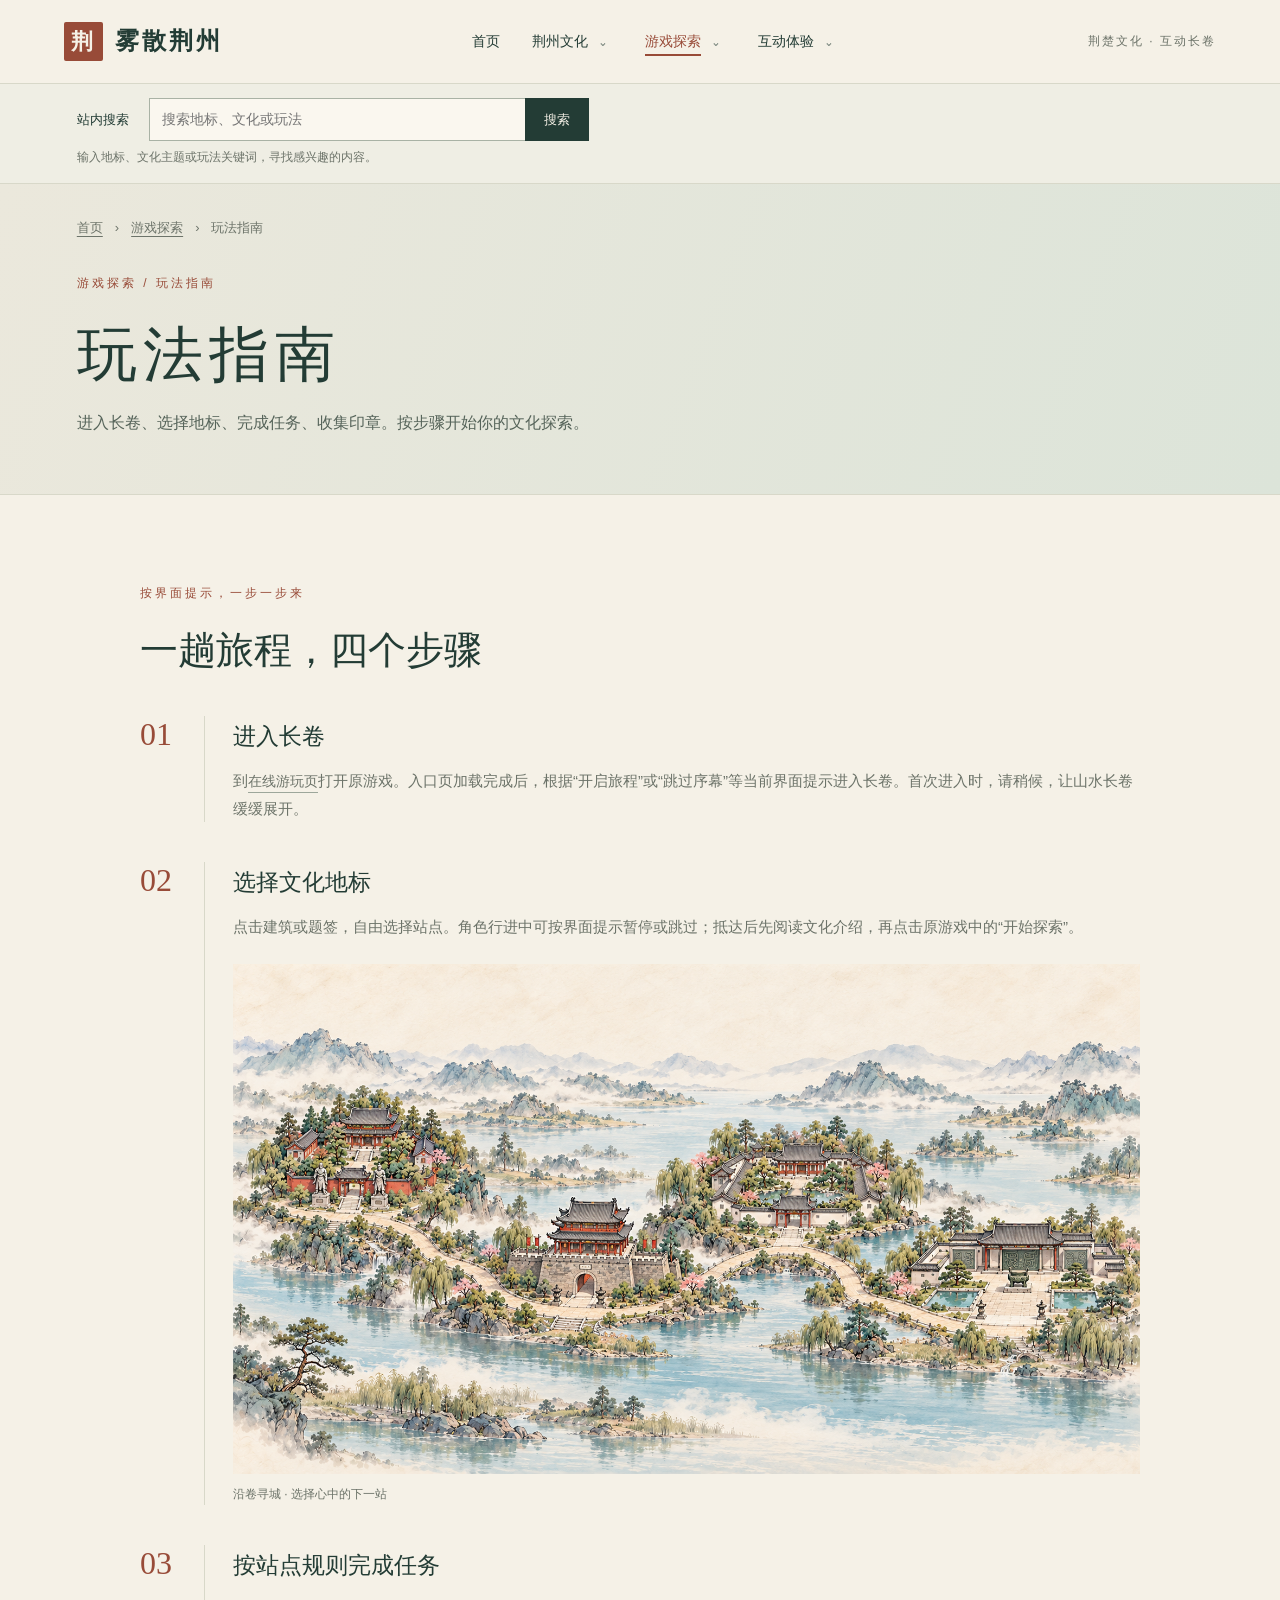
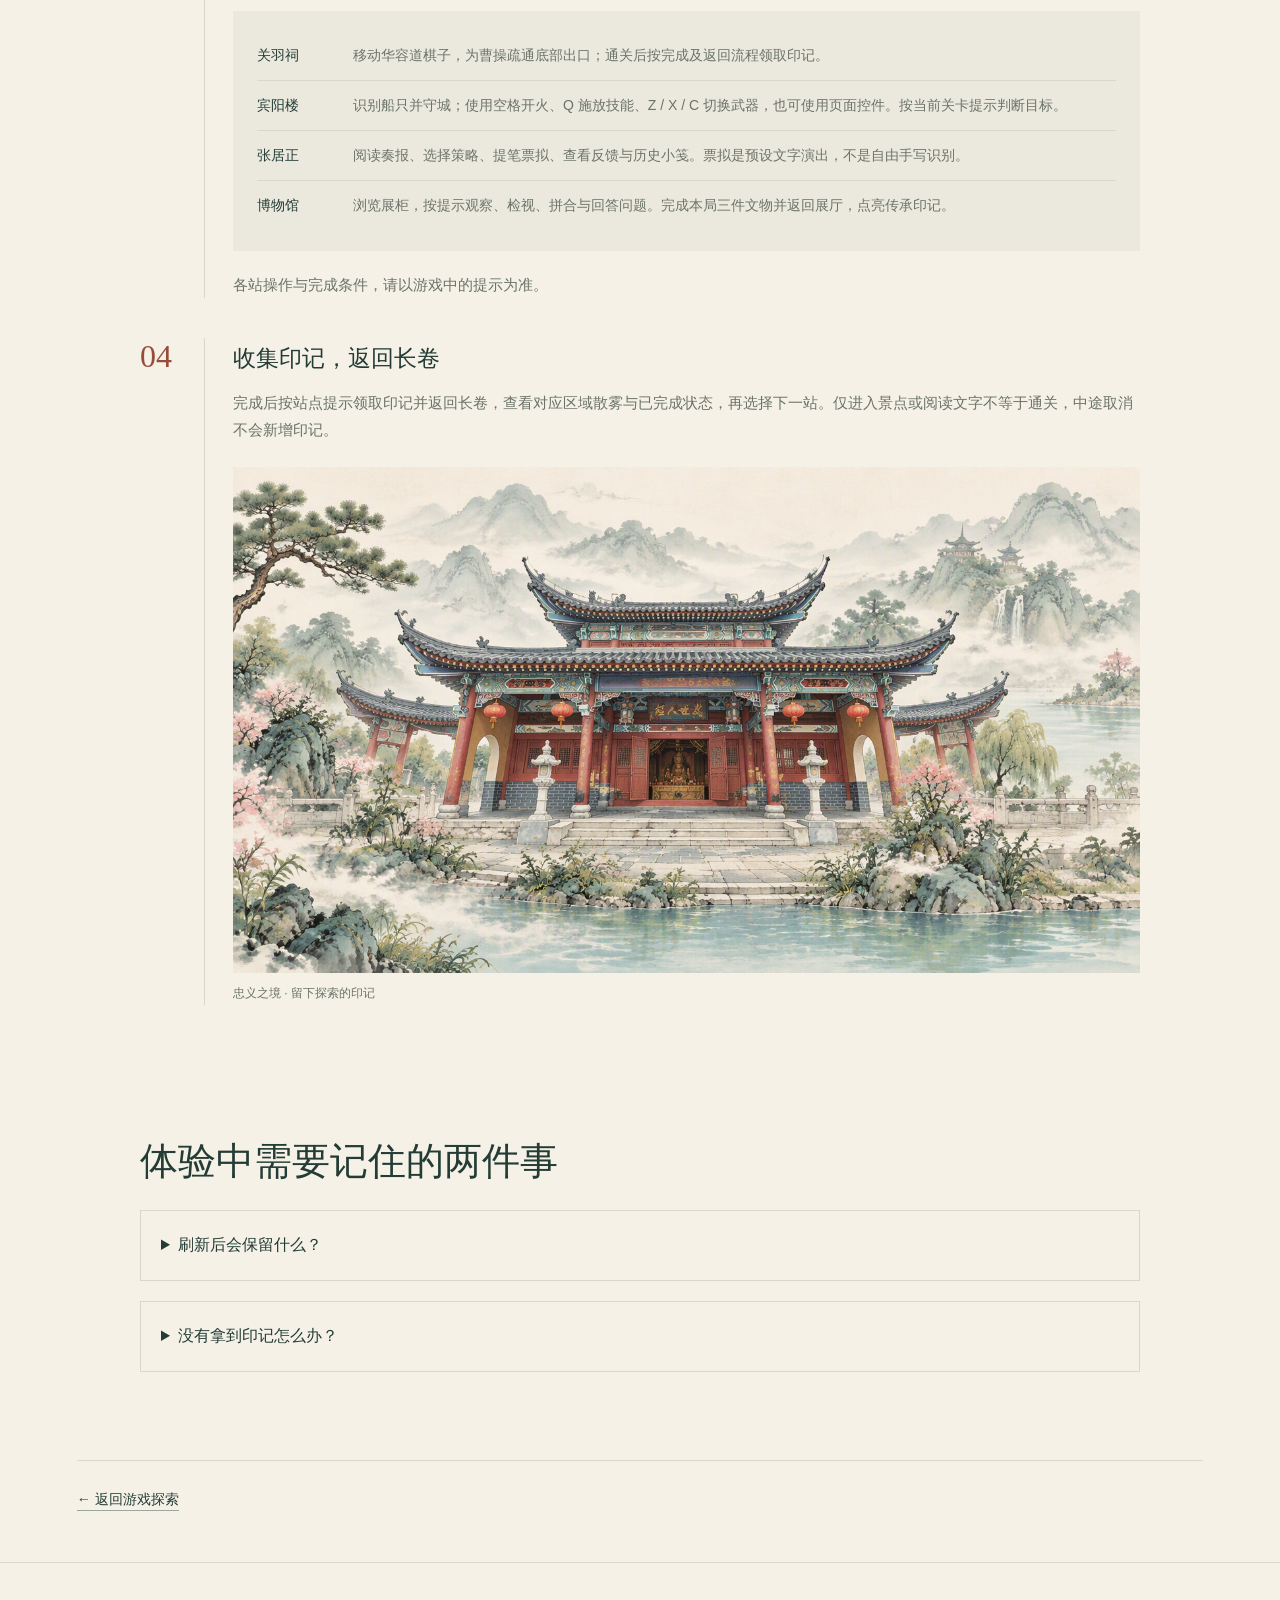
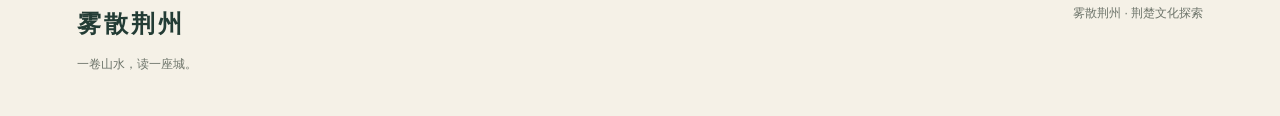
<file: pages/guide.html>
<!DOCTYPE html>
<html lang="zh-CN">
<head>
  <meta charset="UTF-8">
  <meta name="viewport" content="width=device-width, initial-scale=1.0">
  <meta name="description" content="进入长卷、选择地标、完成任务、收集印章。按步骤开始你的文化探索。">
  <title>玩法指南｜雾散荆州</title>
  <link rel="stylesheet" href="../css/style.css">
  <script src="../js/main.js" defer></script>
</head>
<body>
  <a class="skip-link" href="#main">跳到正文</a>
  <header class="site-header" id="top">
    <a class="brand" href="../index.html" aria-label="雾散荆州首页"><span class="brand-seal" aria-hidden="true">荆</span>雾散荆州</a>
    <nav class="primary-nav" aria-label="顶部导航">
      <a href="../index.html">首页</a>
      <div class="nav-group">
        <div class="nav-heading"><a href="culture.html">荆州文化</a><button class="nav-toggle" type="button" aria-label="展开荆州文化子菜单" aria-expanded="false" aria-controls="menu-culture" hidden>⌄</button></div>
        <ul class="nav-submenu" id="menu-culture">
          <li><a href="landmarks.html">文化地标</a></li>
          <li><a href="history.html">历史文化</a></li>
        </ul>
      </div>
      <div class="nav-group">
        <div class="nav-heading"><a href="explore.html" class="section-current">游戏探索</a><button class="nav-toggle" type="button" aria-label="展开游戏探索子菜单" aria-expanded="false" aria-controls="menu-explore" hidden>⌄</button></div>
        <ul class="nav-submenu" id="menu-explore">
          <li><a href="introduction.html">游戏介绍</a></li>
          <li><a href="guide.html" aria-current="page">玩法指南</a></li>
        </ul>
      </div>
      <div class="nav-group">
        <div class="nav-heading"><a href="experience.html">互动体验</a><button class="nav-toggle" type="button" aria-label="展开互动体验子菜单" aria-expanded="false" aria-controls="menu-experience" hidden>⌄</button></div>
        <ul class="nav-submenu" id="menu-experience">
          <li><a href="play.html">在线游玩</a></li>
        </ul>
      </div>
    </nav>
    <span class="header-note">荆楚文化 · 互动长卷</span>
  </header>
  <section class="site-search" aria-label="站内搜索" hidden>
    <form class="search-form" role="search">
      <label for="site-query">站内搜索</label>
      <div class="search-controls"><input id="site-query" name="q" type="search" maxlength="60" placeholder="搜索地标、文化或玩法" aria-describedby="search-status" autocomplete="off"><button type="submit">搜索</button></div>
    </form>
    <div class="search-output">
      <p id="search-status" role="status" aria-live="polite">输入地标、文化主题或玩法关键词，寻找感兴趣的内容。</p>
      <ul id="search-results" aria-label="搜索结果" hidden></ul>
    </div>
  </section>
  <main id="main" class="detail-page guide-page">
    <div class="page-heading">
      <nav class="breadcrumb" aria-label="面包屑">
        <a href="../index.html">首页</a><span aria-hidden="true">›</span>
        <a href="explore.html">游戏探索</a><span aria-hidden="true">›</span>
        <span aria-current="page">玩法指南</span>
      </nav>
      <p class="eyebrow">游戏探索 / 玩法指南</p>
      <h1>玩法指南</h1>
      <p class="page-lead">进入长卷、选择地标、完成任务、收集印章。按步骤开始你的文化探索。</p>
    </div>
    <section class="section guide-detail"><p class="eyebrow">按界面提示，一步一步来</p><h2>一趟旅程，四个步骤</h2><ol class="journey-timeline">
<li><span class="step-number">01</span><div><h3>进入长卷</h3><p>到<a class="text-link" href="play.html">在线游玩页</a>打开原游戏。入口页加载完成后，根据“开启旅程”或“跳过序幕”等当前界面提示进入长卷。首次进入时，请稍候，让山水长卷缓缓展开。</p></div></li>
<li><span class="step-number">02</span><div><h3>选择文化地标</h3><p>点击建筑或题签，自由选择站点。角色行进中可按界面提示暂停或跳过；抵达后先阅读文化介绍，再点击原游戏中的“开始探索”。</p><figure class="exhibit-image">
  <img src="../assets/images/jingzhou-panorama.png" alt="雾散荆州山水长卷游戏画面" width="1672" height="940" decoding="async">
  <figcaption>沿卷寻城 · 选择心中的下一站</figcaption>
</figure></div></li>
<li><span class="step-number">03</span><div><h3>按站点规则完成任务</h3><dl class="operation-list"><div><dt>关羽祠</dt><dd>移动华容道棋子，为曹操疏通底部出口；通关后按完成及返回流程领取印记。</dd></div><div><dt>宾阳楼</dt><dd>识别船只并守城；使用空格开火、Q 施放技能、Z / X / C 切换武器，也可使用页面控件。按当前关卡提示判断目标。</dd></div><div><dt>张居正</dt><dd>阅读奏报、选择策略、提笔票拟、查看反馈与历史小笺。票拟是预设文字演出，不是自由手写识别。</dd></div><div><dt>博物馆</dt><dd>浏览展柜，按提示观察、检视、拼合与回答问题。完成本局三件文物并返回展厅，点亮传承印记。</dd></div></dl><p class="section-note">各站操作与完成条件，请以游戏中的提示为准。</p></div></li>
<li><span class="step-number">04</span><div><h3>收集印记，返回长卷</h3><p>完成后按站点提示领取印记并返回长卷，查看对应区域散雾与已完成状态，再选择下一站。仅进入景点或阅读文字不等于通关，中途取消不会新增印记。</p><figure class="exhibit-image">
  <img src="../assets/images/game/guanyu.png" alt="关羽祠游戏插画" width="1376" height="768" decoding="async" loading="lazy">
  <figcaption>忠义之境 · 留下探索的印记</figcaption>
</figure></div></li></ol></section>
<section class="section guide-faq"><h2>体验中需要记住的两件事</h2><details><summary>刷新后会保留什么？</summary><p>原游戏保存站点完成状态。请固定浏览器、协议、域名和端口；未完成的战局、票拟或修复步骤不保证恢复，进度不跨设备同步。</p></details><details><summary>没有拿到印记怎么办？</summary><p>核对是否完成整关，并按该站要求执行领取或返回流程。不要把中途退出当作通关；以当前游戏内反馈为准。</p></details></section>
    <div class="section parent-return"><a class="text-link" href="explore.html">← 返回游戏探索</a></div>
  </main>
  <footer class="site-footer"><div><a class="brand" href="../index.html">雾散荆州</a><p>一卷山水，读一座城。</p></div><div class="footer-meta"><p>雾散荆州 · 荆楚文化探索</p></div></footer>
  <button class="back-to-top" type="button" aria-label="返回页面顶部" hidden>↑ 返回顶部</button>
</body>
</html>
</file>
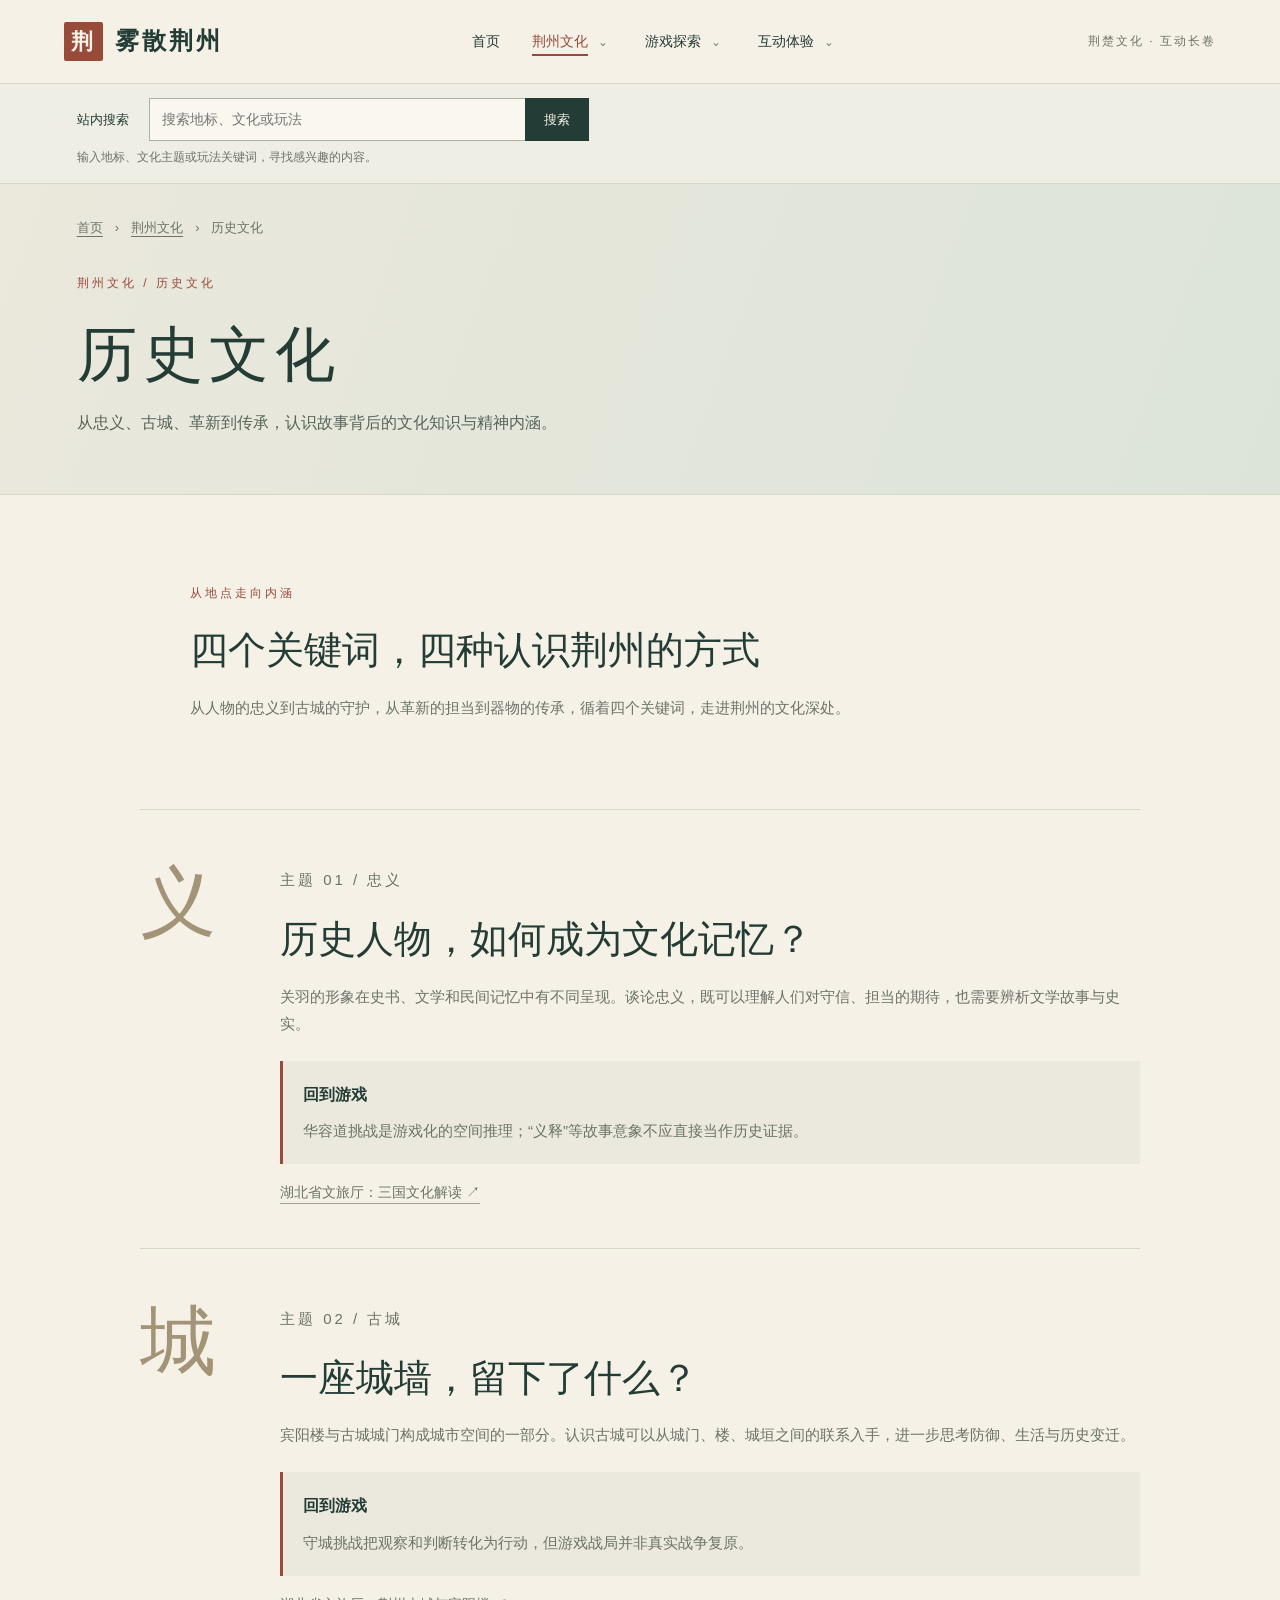
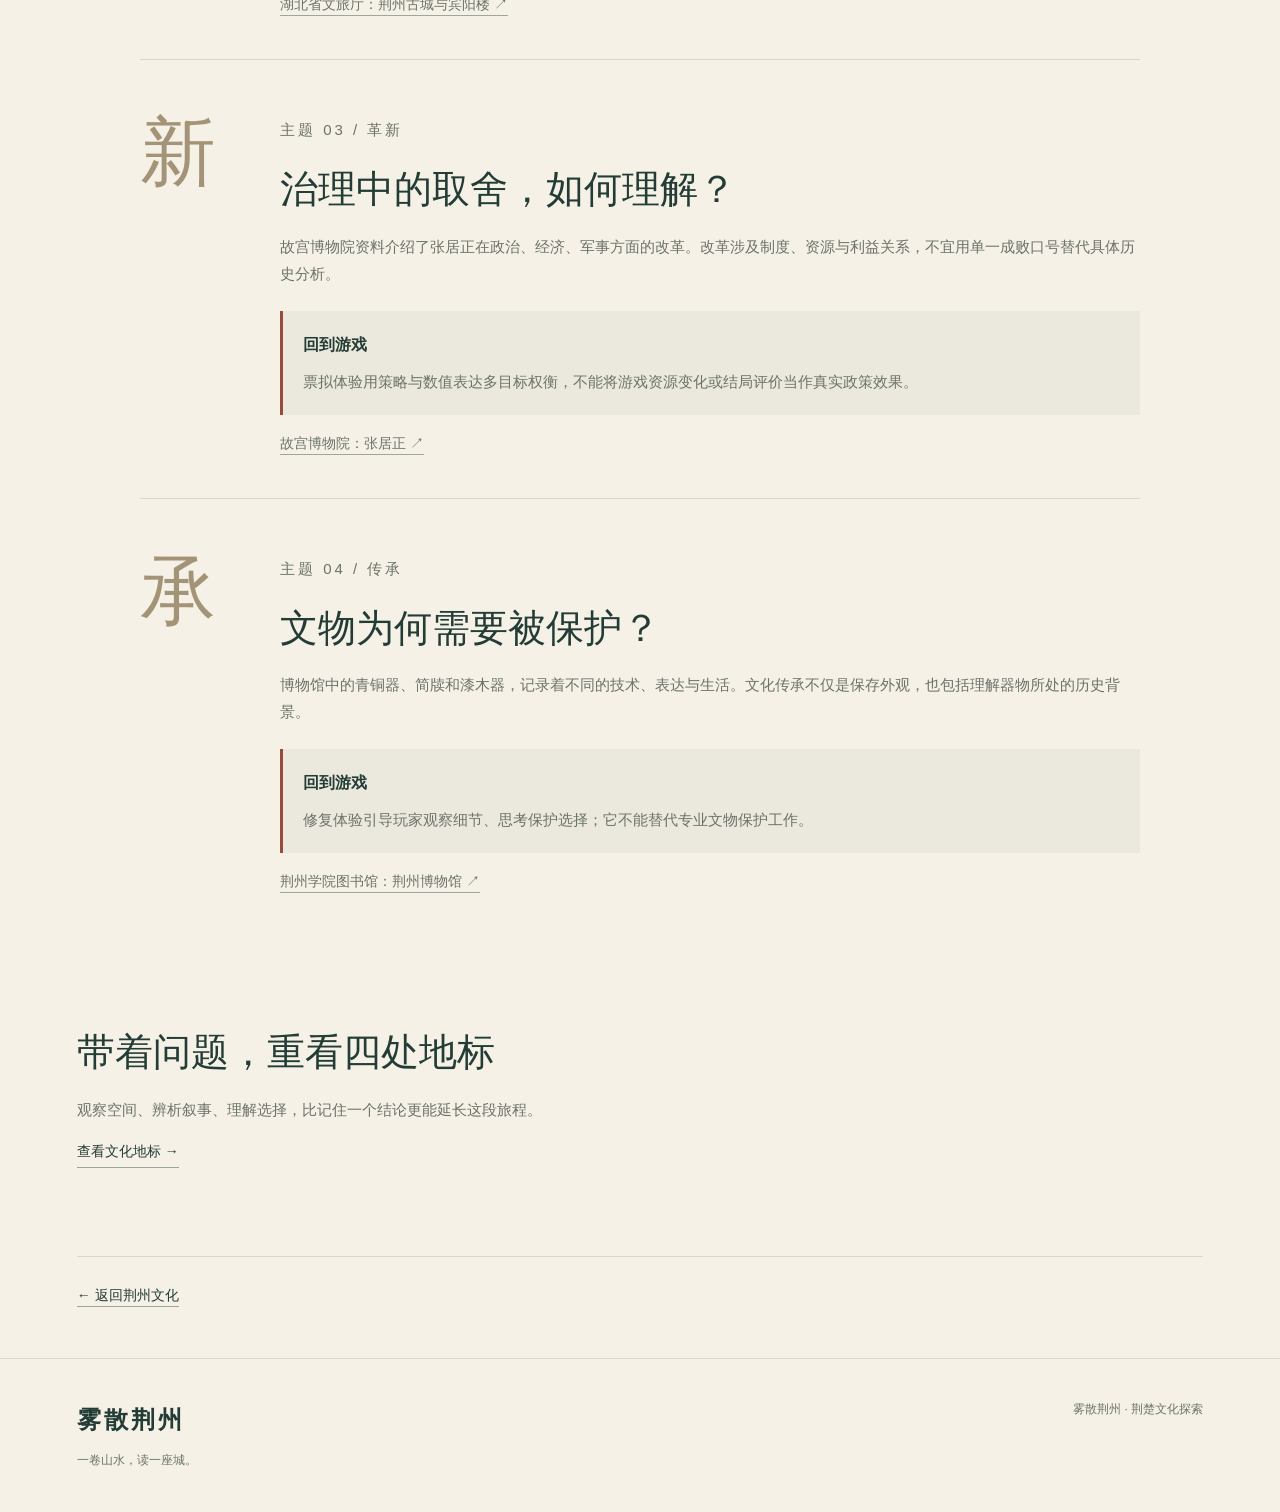
<file: pages/history.html>
<!DOCTYPE html>
<html lang="zh-CN">
<head>
  <meta charset="UTF-8">
  <meta name="viewport" content="width=device-width, initial-scale=1.0">
  <meta name="description" content="从忠义、古城、革新到传承，认识故事背后的文化知识与精神内涵。">
  <title>历史文化｜雾散荆州</title>
  <link rel="stylesheet" href="../css/style.css">
  <script src="../js/main.js" defer></script>
</head>
<body>
  <a class="skip-link" href="#main">跳到正文</a>
  <header class="site-header" id="top">
    <a class="brand" href="../index.html" aria-label="雾散荆州首页"><span class="brand-seal" aria-hidden="true">荆</span>雾散荆州</a>
    <nav class="primary-nav" aria-label="顶部导航">
      <a href="../index.html">首页</a>
      <div class="nav-group">
        <div class="nav-heading"><a href="culture.html" class="section-current">荆州文化</a><button class="nav-toggle" type="button" aria-label="展开荆州文化子菜单" aria-expanded="false" aria-controls="menu-culture" hidden>⌄</button></div>
        <ul class="nav-submenu" id="menu-culture">
          <li><a href="landmarks.html">文化地标</a></li>
          <li><a href="history.html" aria-current="page">历史文化</a></li>
        </ul>
      </div>
      <div class="nav-group">
        <div class="nav-heading"><a href="explore.html">游戏探索</a><button class="nav-toggle" type="button" aria-label="展开游戏探索子菜单" aria-expanded="false" aria-controls="menu-explore" hidden>⌄</button></div>
        <ul class="nav-submenu" id="menu-explore">
          <li><a href="introduction.html">游戏介绍</a></li>
          <li><a href="guide.html">玩法指南</a></li>
        </ul>
      </div>
      <div class="nav-group">
        <div class="nav-heading"><a href="experience.html">互动体验</a><button class="nav-toggle" type="button" aria-label="展开互动体验子菜单" aria-expanded="false" aria-controls="menu-experience" hidden>⌄</button></div>
        <ul class="nav-submenu" id="menu-experience">
          <li><a href="play.html">在线游玩</a></li>
        </ul>
      </div>
    </nav>
    <span class="header-note">荆楚文化 · 互动长卷</span>
  </header>
  <section class="site-search" aria-label="站内搜索" hidden>
    <form class="search-form" role="search">
      <label for="site-query">站内搜索</label>
      <div class="search-controls"><input id="site-query" name="q" type="search" maxlength="60" placeholder="搜索地标、文化或玩法" aria-describedby="search-status" autocomplete="off"><button type="submit">搜索</button></div>
    </form>
    <div class="search-output">
      <p id="search-status" role="status" aria-live="polite">输入地标、文化主题或玩法关键词，寻找感兴趣的内容。</p>
      <ul id="search-results" aria-label="搜索结果" hidden></ul>
    </div>
  </section>
  <main id="main" class="detail-page history-page">
    <div class="page-heading">
      <nav class="breadcrumb" aria-label="面包屑">
        <a href="../index.html">首页</a><span aria-hidden="true">›</span>
        <a href="culture.html">荆州文化</a><span aria-hidden="true">›</span>
        <span aria-current="page">历史文化</span>
      </nav>
      <p class="eyebrow">荆州文化 / 历史文化</p>
      <h1>历史文化</h1>
      <p class="page-lead">从忠义、古城、革新到传承，认识故事背后的文化知识与精神内涵。</p>
    </div>
    <section class="section theme-intro"><p class="eyebrow">从地点走向内涵</p><h2>四个关键词，四种认识荆州的方式</h2><p>从人物的忠义到古城的守护，从革新的担当到器物的传承，循着四个关键词，走进荆州的文化深处。</p></section>
<div class="section theme-essays">
<article class="theme-essay"><span class="theme-word" aria-hidden="true">义</span><div><p class="eyebrow">主题 01 / 忠义</p><h2>历史人物，如何成为文化记忆？</h2><p>关羽的形象在史书、文学和民间记忆中有不同呈现。谈论忠义，既可以理解人们对守信、担当的期待，也需要辨析文学故事与史实。</p><div class="reading-note"><strong>回到游戏</strong><p>华容道挑战是游戏化的空间推理；“义释”等故事意象不应直接当作历史证据。</p></div><p class="section-note"><a class="text-link" href="https://wlt.hubei.gov.cn/bmdt/mtjj/202208/t20220814_4262577.shtml" target="_blank" rel="noopener noreferrer">湖北省文旅厅：三国文化解读 ↗</a></p></div></article>
<article class="theme-essay"><span class="theme-word" aria-hidden="true">城</span><div><p class="eyebrow">主题 02 / 古城</p><h2>一座城墙，留下了什么？</h2><p>宾阳楼与古城城门构成城市空间的一部分。认识古城可以从城门、楼、城垣之间的联系入手，进一步思考防御、生活与历史变迁。</p><div class="reading-note"><strong>回到游戏</strong><p>守城挑战把观察和判断转化为行动，但游戏战局并非真实战争复原。</p></div><p class="section-note"><a class="text-link" href="https://wlt.hubei.gov.cn/bmdt/ztzl/mzyj/202309/t20230920_4860952.shtml" target="_blank" rel="noopener noreferrer">湖北省文旅厅：荆州古城与宾阳楼 ↗</a></p></div></article>
<article class="theme-essay"><span class="theme-word" aria-hidden="true">新</span><div><p class="eyebrow">主题 03 / 革新</p><h2>治理中的取舍，如何理解？</h2><p>故宫博物院资料介绍了张居正在政治、经济、军事方面的改革。改革涉及制度、资源与利益关系，不宜用单一成败口号替代具体历史分析。</p><div class="reading-note"><strong>回到游戏</strong><p>票拟体验用策略与数值表达多目标权衡，不能将游戏资源变化或结局评价当作真实政策效果。</p></div><p class="section-note"><a class="text-link" href="https://www.dpm.org.cn/court/figure/104014.html" target="_blank" rel="noopener noreferrer">故宫博物院：张居正 ↗</a></p></div></article>
<article class="theme-essay"><span class="theme-word" aria-hidden="true">承</span><div><p class="eyebrow">主题 04 / 传承</p><h2>文物为何需要被保护？</h2><p>博物馆中的青铜器、简牍和漆木器，记录着不同的技术、表达与生活。文化传承不仅是保存外观，也包括理解器物所处的历史背景。</p><div class="reading-note"><strong>回到游戏</strong><p>修复体验引导玩家观察细节、思考保护选择；它不能替代专业文物保护工作。</p></div><p class="section-note"><a class="text-link" href="https://www.jzun.edu.cn/tsg_tsk/contents/539/5.html" target="_blank" rel="noopener noreferrer">荆州学院图书馆：荆州博物馆 ↗</a></p></div></article>
</div><section class="section detail-next"><h2>带着问题，重看四处地标</h2><p>观察空间、辨析叙事、理解选择，比记住一个结论更能延长这段旅程。</p><a class="text-link" href="landmarks.html">查看文化地标 →</a></section>
    <div class="section parent-return"><a class="text-link" href="culture.html">← 返回荆州文化</a></div>
  </main>
  <footer class="site-footer"><div><a class="brand" href="../index.html">雾散荆州</a><p>一卷山水，读一座城。</p></div><div class="footer-meta"><p>雾散荆州 · 荆楚文化探索</p></div></footer>
  <button class="back-to-top" type="button" aria-label="返回页面顶部" hidden>↑ 返回顶部</button>
</body>
</html>
</file>
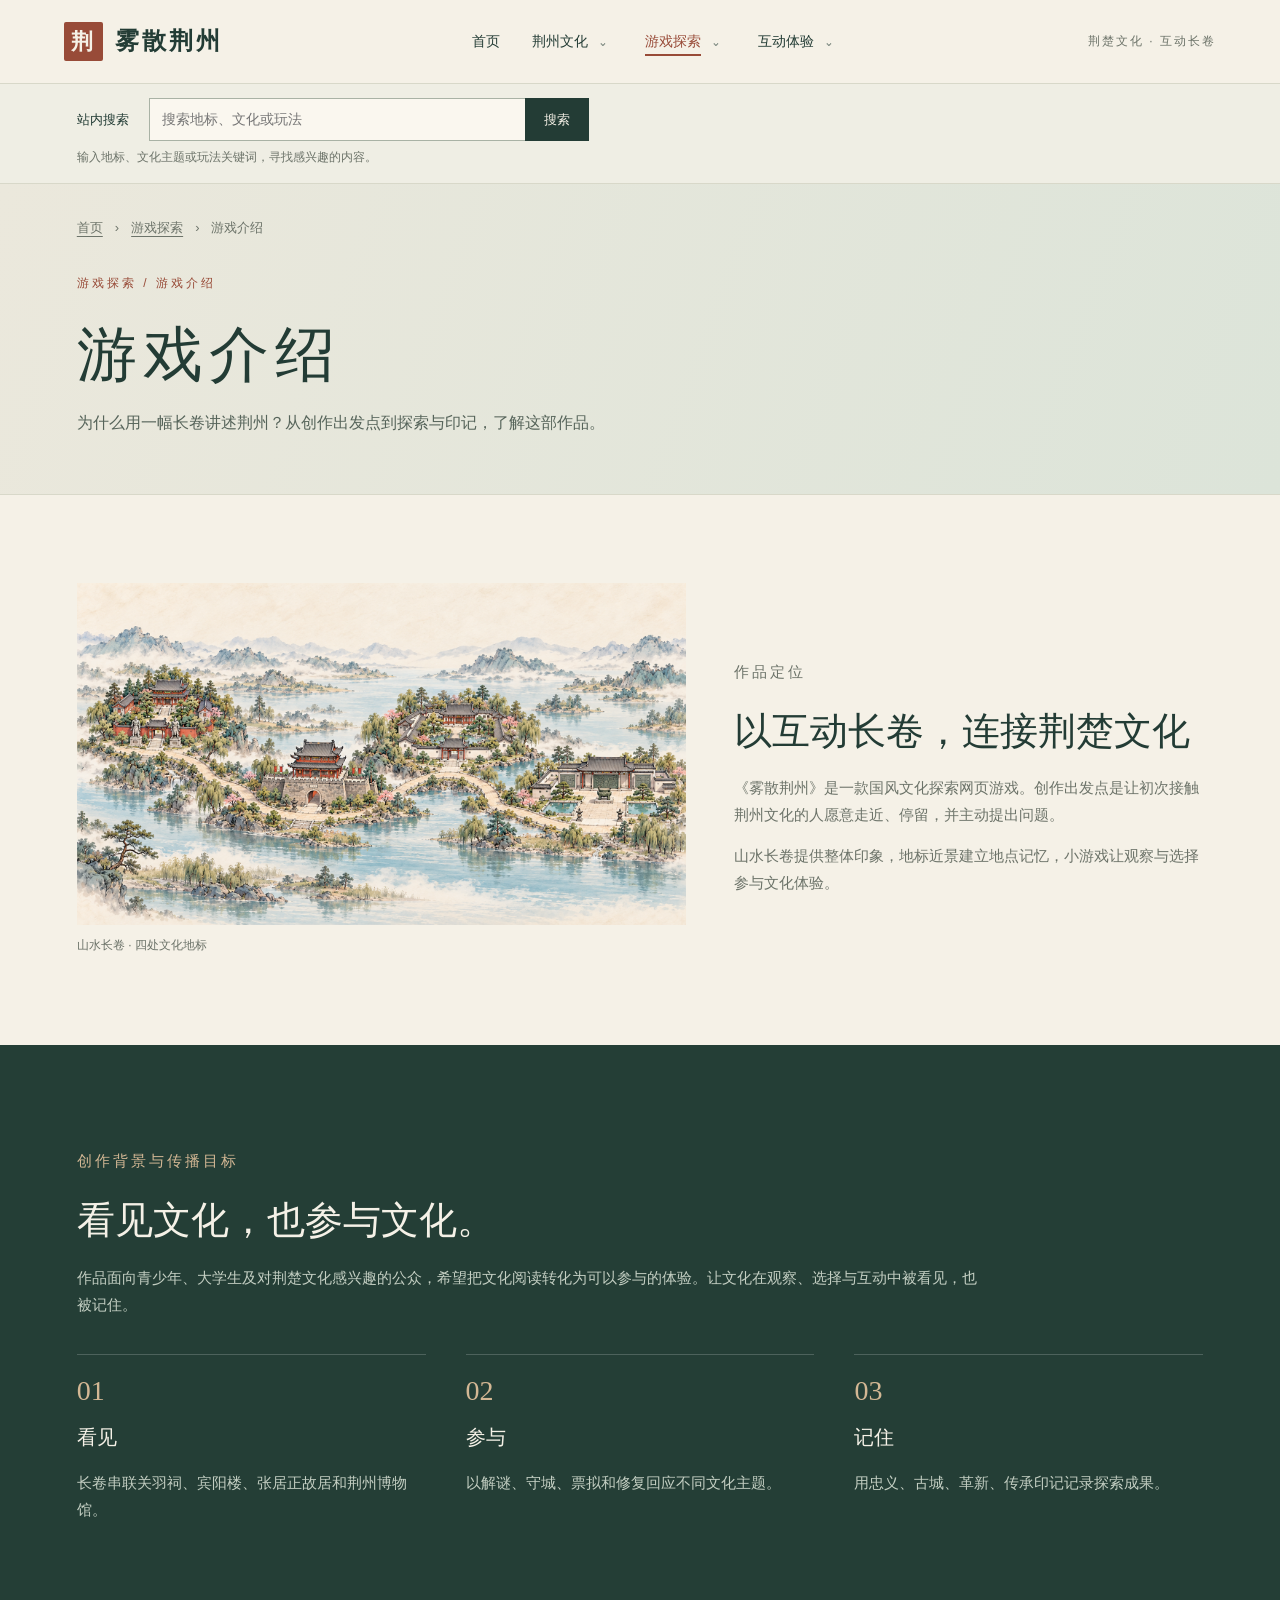
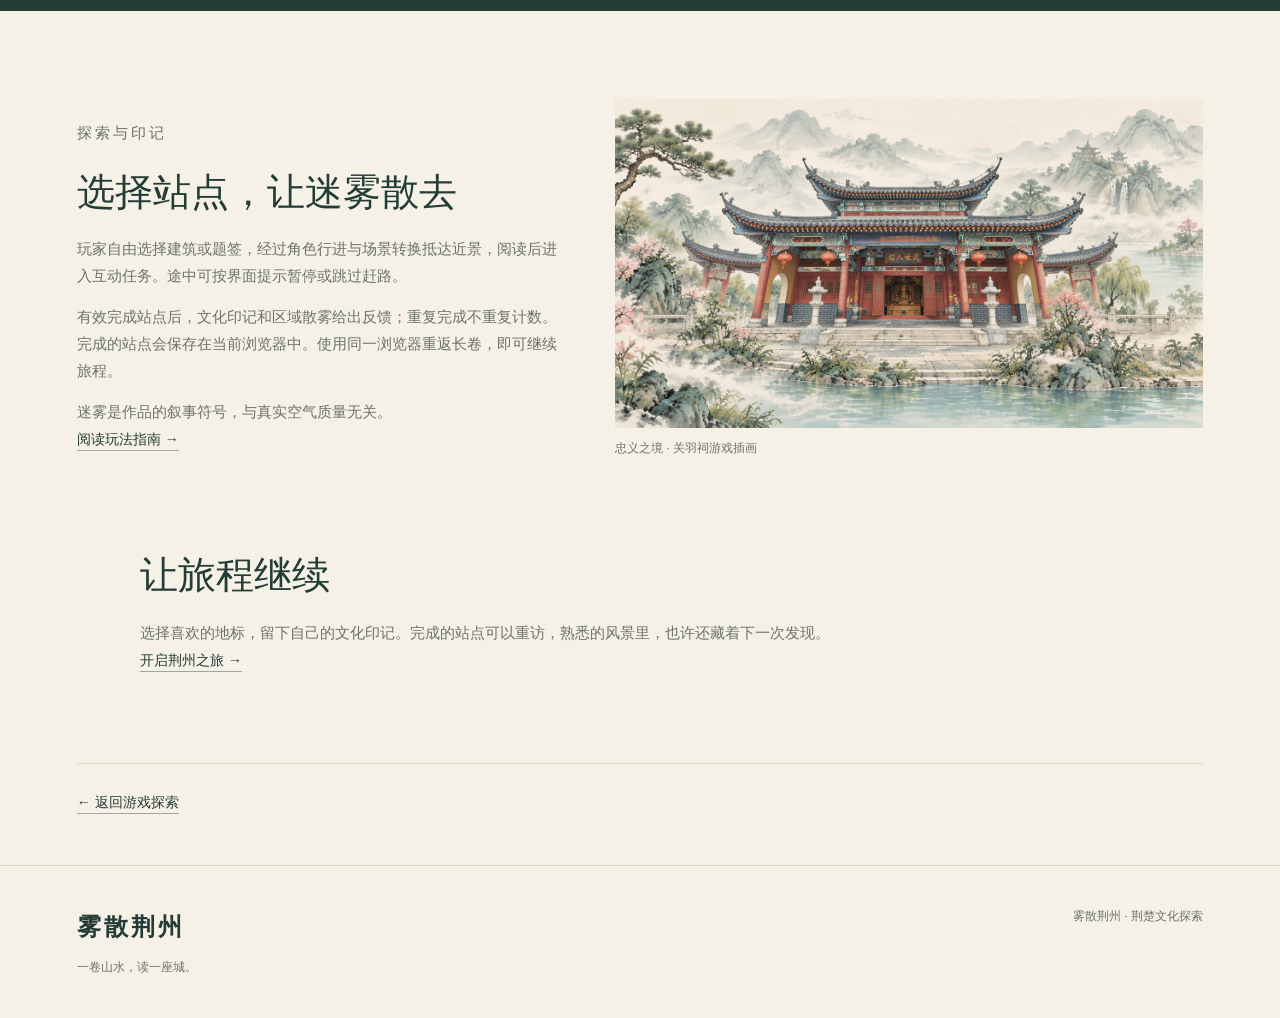
<file: pages/introduction.html>
<!DOCTYPE html>
<html lang="zh-CN">
<head>
  <meta charset="UTF-8">
  <meta name="viewport" content="width=device-width, initial-scale=1.0">
  <meta name="description" content="为什么用一幅长卷讲述荆州？从创作出发点到探索与印记，了解这部作品。">
  <title>游戏介绍｜雾散荆州</title>
  <link rel="stylesheet" href="../css/style.css">
  <script src="../js/main.js" defer></script>
</head>
<body>
  <a class="skip-link" href="#main">跳到正文</a>
  <header class="site-header" id="top">
    <a class="brand" href="../index.html" aria-label="雾散荆州首页"><span class="brand-seal" aria-hidden="true">荆</span>雾散荆州</a>
    <nav class="primary-nav" aria-label="顶部导航">
      <a href="../index.html">首页</a>
      <div class="nav-group">
        <div class="nav-heading"><a href="culture.html">荆州文化</a><button class="nav-toggle" type="button" aria-label="展开荆州文化子菜单" aria-expanded="false" aria-controls="menu-culture" hidden>⌄</button></div>
        <ul class="nav-submenu" id="menu-culture">
          <li><a href="landmarks.html">文化地标</a></li>
          <li><a href="history.html">历史文化</a></li>
        </ul>
      </div>
      <div class="nav-group">
        <div class="nav-heading"><a href="explore.html" class="section-current">游戏探索</a><button class="nav-toggle" type="button" aria-label="展开游戏探索子菜单" aria-expanded="false" aria-controls="menu-explore" hidden>⌄</button></div>
        <ul class="nav-submenu" id="menu-explore">
          <li><a href="introduction.html" aria-current="page">游戏介绍</a></li>
          <li><a href="guide.html">玩法指南</a></li>
        </ul>
      </div>
      <div class="nav-group">
        <div class="nav-heading"><a href="experience.html">互动体验</a><button class="nav-toggle" type="button" aria-label="展开互动体验子菜单" aria-expanded="false" aria-controls="menu-experience" hidden>⌄</button></div>
        <ul class="nav-submenu" id="menu-experience">
          <li><a href="play.html">在线游玩</a></li>
        </ul>
      </div>
    </nav>
    <span class="header-note">荆楚文化 · 互动长卷</span>
  </header>
  <section class="site-search" aria-label="站内搜索" hidden>
    <form class="search-form" role="search">
      <label for="site-query">站内搜索</label>
      <div class="search-controls"><input id="site-query" name="q" type="search" maxlength="60" placeholder="搜索地标、文化或玩法" aria-describedby="search-status" autocomplete="off"><button type="submit">搜索</button></div>
    </form>
    <div class="search-output">
      <p id="search-status" role="status" aria-live="polite">输入地标、文化主题或玩法关键词，寻找感兴趣的内容。</p>
      <ul id="search-results" aria-label="搜索结果" hidden></ul>
    </div>
  </section>
  <main id="main" class="detail-page introduction-page">
    <div class="page-heading">
      <nav class="breadcrumb" aria-label="面包屑">
        <a href="../index.html">首页</a><span aria-hidden="true">›</span>
        <a href="explore.html">游戏探索</a><span aria-hidden="true">›</span>
        <span aria-current="page">游戏介绍</span>
      </nav>
      <p class="eyebrow">游戏探索 / 游戏介绍</p>
      <h1>游戏介绍</h1>
      <p class="page-lead">为什么用一幅长卷讲述荆州？从创作出发点到探索与印记，了解这部作品。</p>
    </div>
    <section class="section intro-feature"><figure class="exhibit-image">
  <img src="../assets/images/jingzhou-panorama.png" alt="雾散荆州山水长卷游戏画面" width="1672" height="940" decoding="async">
  <figcaption>山水长卷 · 四处文化地标</figcaption>
</figure><div class="detail-copy"><p class="eyebrow">作品定位</p><h2>以互动长卷，连接荆楚文化</h2><p>《雾散荆州》是一款国风文化探索网页游戏。创作出发点是让初次接触荆州文化的人愿意走近、停留，并主动提出问题。</p><p>山水长卷提供整体印象，地标近景建立地点记忆，小游戏让观察与选择参与文化体验。</p></div></section>
<section class="intro-mission"><div class="section"><p class="eyebrow">创作背景与传播目标</p><h2>看见文化，也参与文化。</h2><p>作品面向青少年、大学生及对荆楚文化感兴趣的公众，希望把文化阅读转化为可以参与的体验。让文化在观察、选择与互动中被看见，也被记住。</p><div class="mission-grid"><article><span>01</span><h3>看见</h3><p>长卷串联关羽祠、宾阳楼、张居正故居和荆州博物馆。</p></article><article><span>02</span><h3>参与</h3><p>以解谜、守城、票拟和修复回应不同文化主题。</p></article><article><span>03</span><h3>记住</h3><p>用忠义、古城、革新、传承印记记录探索成果。</p></article></div></div></section>
<section class="section mechanism-pair"><div class="detail-copy"><p class="eyebrow">探索与印记</p><h2>选择站点，让迷雾散去</h2><p>玩家自由选择建筑或题签，经过角色行进与场景转换抵达近景，阅读后进入互动任务。途中可按界面提示暂停或跳过赶路。</p><p>有效完成站点后，文化印记和区域散雾给出反馈；重复完成不重复计数。完成的站点会保存在当前浏览器中。使用同一浏览器重返长卷，即可继续旅程。</p><p>迷雾是作品的叙事符号，与真实空气质量无关。</p><a class="text-link" href="guide.html">阅读玩法指南 →</a></div><figure class="exhibit-image">
  <img src="../assets/images/game/guanyu.png" alt="关羽祠游戏插画" width="1376" height="768" decoding="async" loading="lazy">
  <figcaption>忠义之境 · 关羽祠游戏插画</figcaption>
</figure></section>
<section class="section edition-note"><h2>让旅程继续</h2><p>选择喜欢的地标，留下自己的文化印记。完成的站点可以重访，熟悉的风景里，也许还藏着下一次发现。</p><a class="text-link" href="play.html">开启荆州之旅 →</a></section>
    <div class="section parent-return"><a class="text-link" href="explore.html">← 返回游戏探索</a></div>
  </main>
  <footer class="site-footer"><div><a class="brand" href="../index.html">雾散荆州</a><p>一卷山水，读一座城。</p></div><div class="footer-meta"><p>雾散荆州 · 荆楚文化探索</p></div></footer>
  <button class="back-to-top" type="button" aria-label="返回页面顶部" hidden>↑ 返回顶部</button>
</body>
</html>
</file>
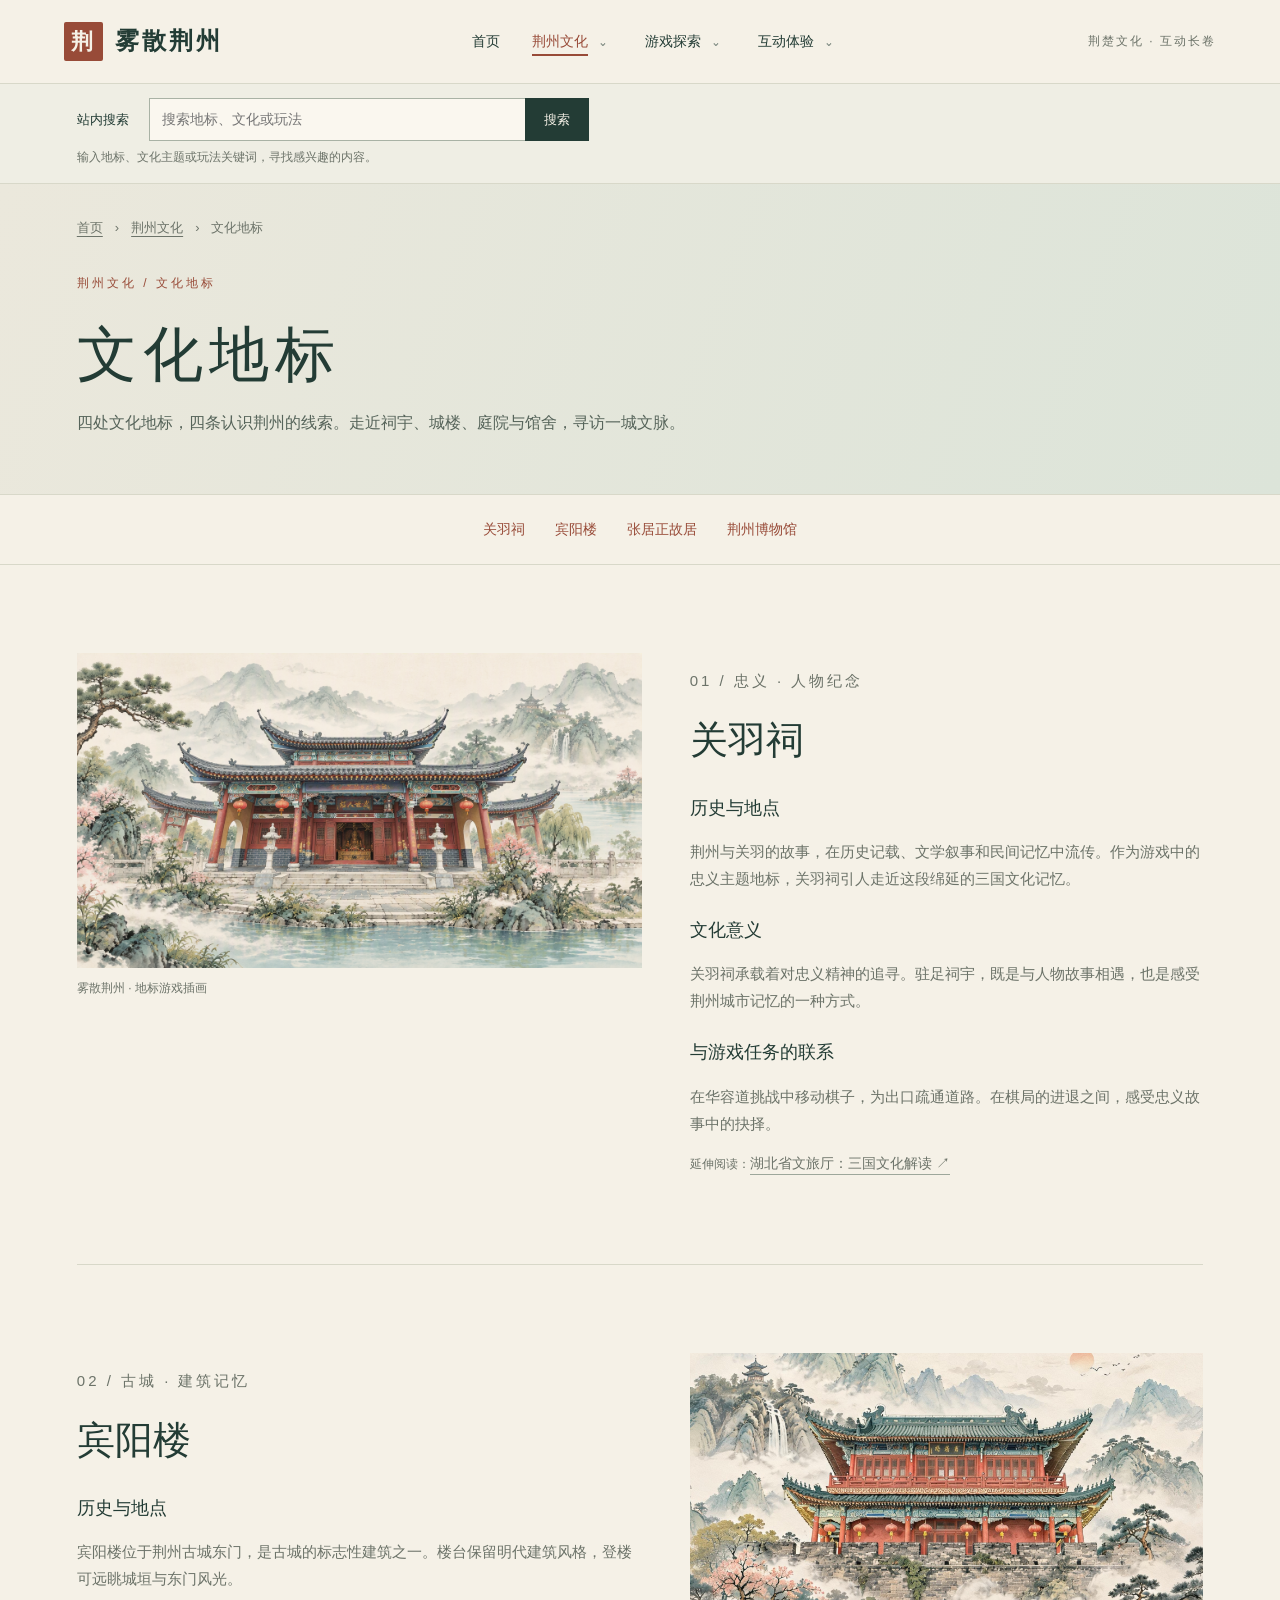
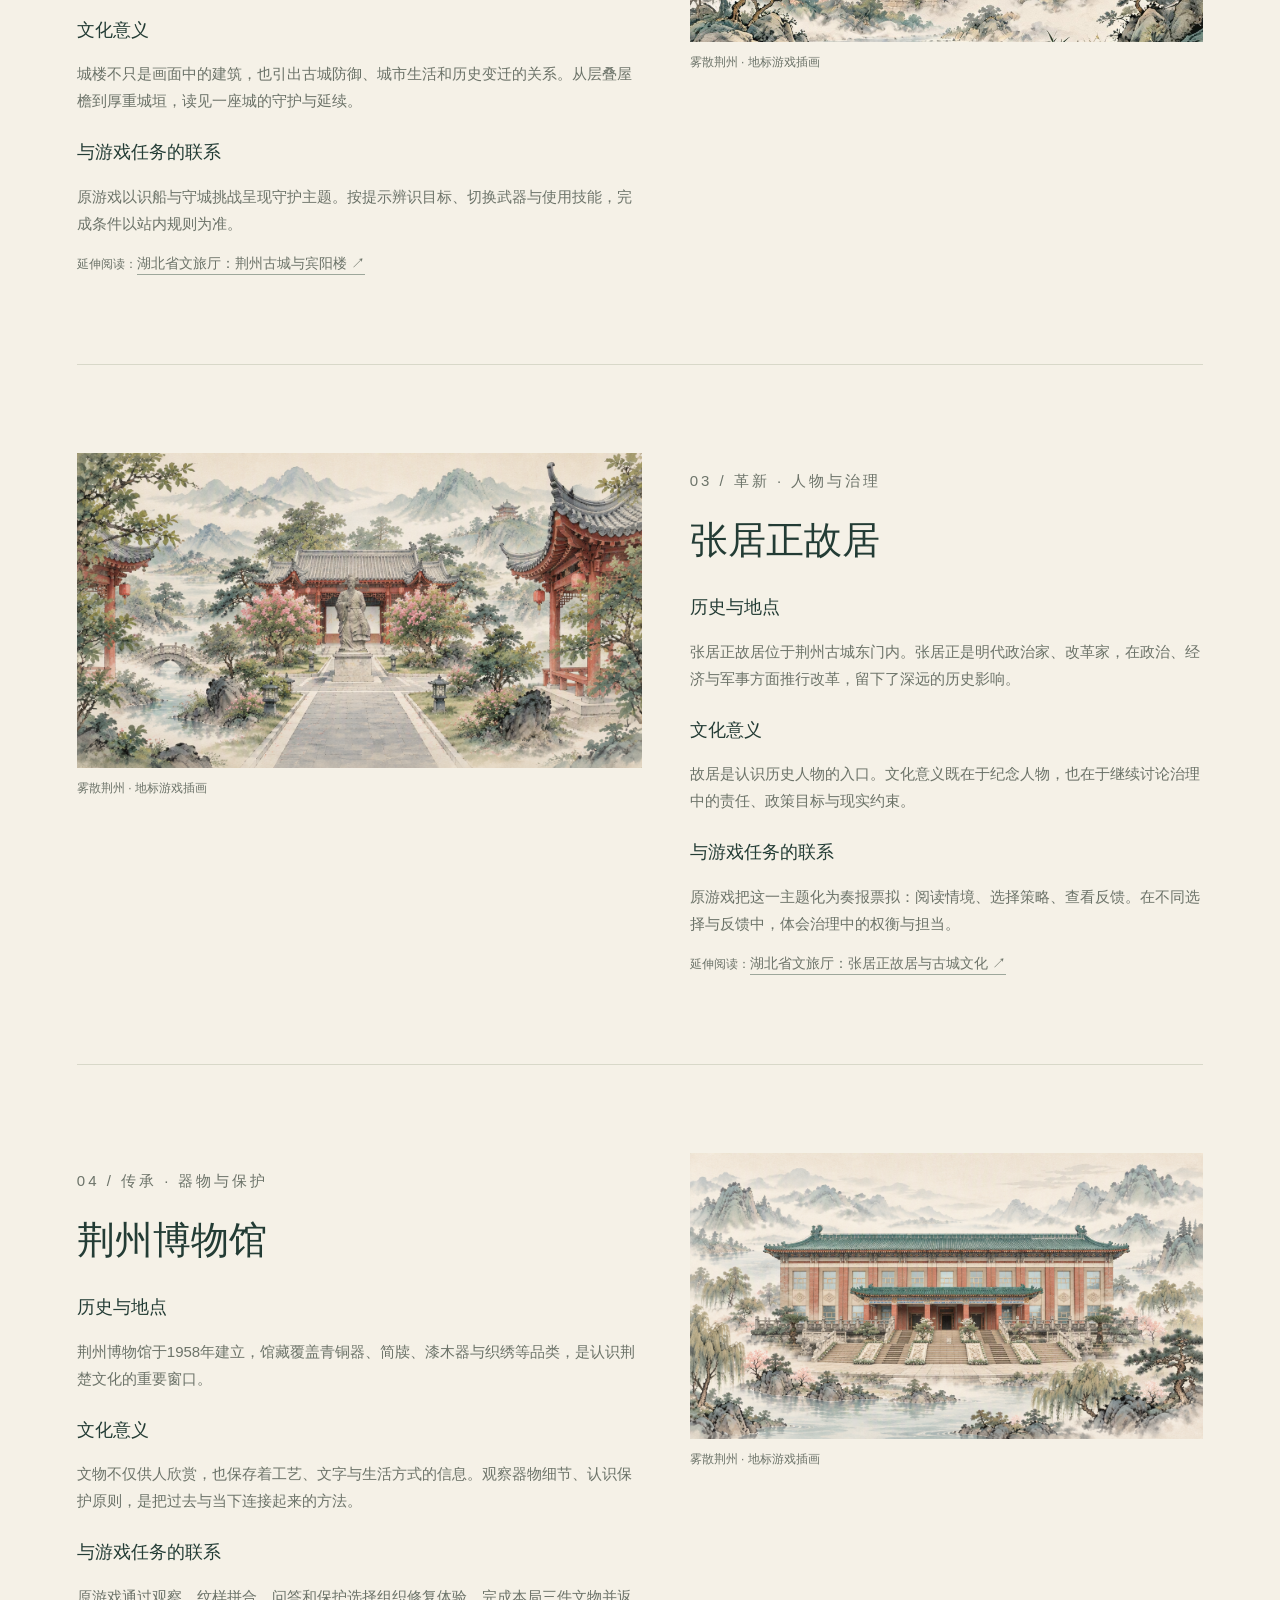
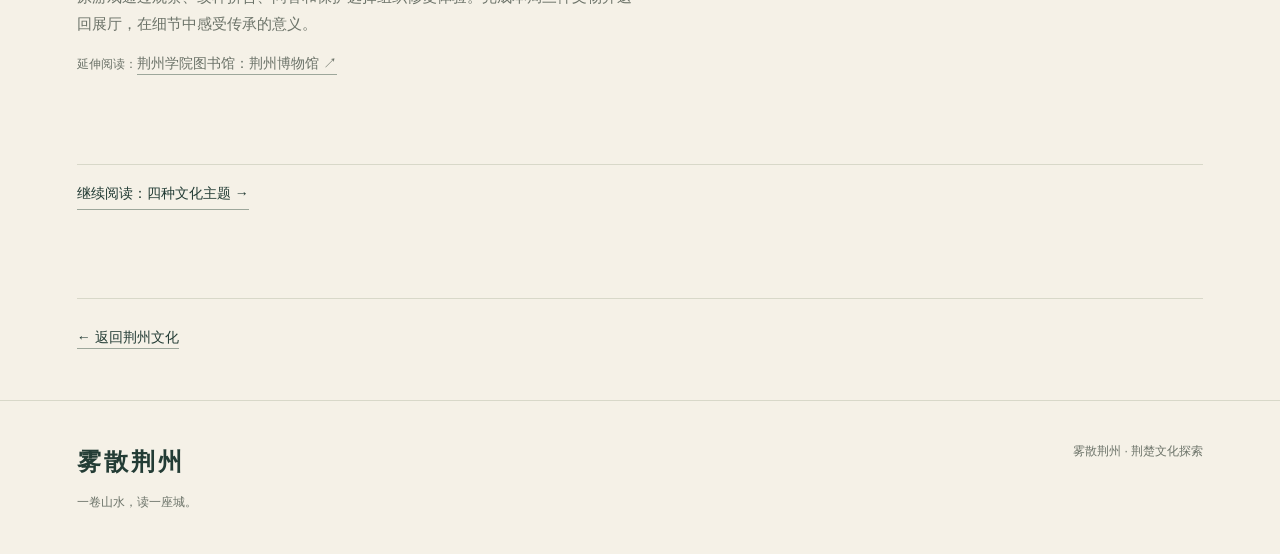
<file: pages/landmarks.html>
<!DOCTYPE html>
<html lang="zh-CN">
<head>
  <meta charset="UTF-8">
  <meta name="viewport" content="width=device-width, initial-scale=1.0">
  <meta name="description" content="四处文化地标，四条认识荆州的线索。走近祠宇、城楼、庭院与馆舍，寻访一城文脉。">
  <title>文化地标｜雾散荆州</title>
  <link rel="stylesheet" href="../css/style.css">
  <script src="../js/main.js" defer></script>
</head>
<body>
  <a class="skip-link" href="#main">跳到正文</a>
  <header class="site-header" id="top">
    <a class="brand" href="../index.html" aria-label="雾散荆州首页"><span class="brand-seal" aria-hidden="true">荆</span>雾散荆州</a>
    <nav class="primary-nav" aria-label="顶部导航">
      <a href="../index.html">首页</a>
      <div class="nav-group">
        <div class="nav-heading"><a href="culture.html" class="section-current">荆州文化</a><button class="nav-toggle" type="button" aria-label="展开荆州文化子菜单" aria-expanded="false" aria-controls="menu-culture" hidden>⌄</button></div>
        <ul class="nav-submenu" id="menu-culture">
          <li><a href="landmarks.html" aria-current="page">文化地标</a></li>
          <li><a href="history.html">历史文化</a></li>
        </ul>
      </div>
      <div class="nav-group">
        <div class="nav-heading"><a href="explore.html">游戏探索</a><button class="nav-toggle" type="button" aria-label="展开游戏探索子菜单" aria-expanded="false" aria-controls="menu-explore" hidden>⌄</button></div>
        <ul class="nav-submenu" id="menu-explore">
          <li><a href="introduction.html">游戏介绍</a></li>
          <li><a href="guide.html">玩法指南</a></li>
        </ul>
      </div>
      <div class="nav-group">
        <div class="nav-heading"><a href="experience.html">互动体验</a><button class="nav-toggle" type="button" aria-label="展开互动体验子菜单" aria-expanded="false" aria-controls="menu-experience" hidden>⌄</button></div>
        <ul class="nav-submenu" id="menu-experience">
          <li><a href="play.html">在线游玩</a></li>
        </ul>
      </div>
    </nav>
    <span class="header-note">荆楚文化 · 互动长卷</span>
  </header>
  <section class="site-search" aria-label="站内搜索" hidden>
    <form class="search-form" role="search">
      <label for="site-query">站内搜索</label>
      <div class="search-controls"><input id="site-query" name="q" type="search" maxlength="60" placeholder="搜索地标、文化或玩法" aria-describedby="search-status" autocomplete="off"><button type="submit">搜索</button></div>
    </form>
    <div class="search-output">
      <p id="search-status" role="status" aria-live="polite">输入地标、文化主题或玩法关键词，寻找感兴趣的内容。</p>
      <ul id="search-results" aria-label="搜索结果" hidden></ul>
    </div>
  </section>
  <main id="main" class="detail-page landmarks-page">
    <div class="page-heading">
      <nav class="breadcrumb" aria-label="面包屑">
        <a href="../index.html">首页</a><span aria-hidden="true">›</span>
        <a href="culture.html">荆州文化</a><span aria-hidden="true">›</span>
        <span aria-current="page">文化地标</span>
      </nav>
      <p class="eyebrow">荆州文化 / 文化地标</p>
      <h1>文化地标</h1>
      <p class="page-lead">四处文化地标，四条认识荆州的线索。走近祠宇、城楼、庭院与馆舍，寻访一城文脉。</p>
    </div>
    <div class="detail-index" aria-label="地标目录"><a href="#guanyu">关羽祠</a><a href="#binyang">宾阳楼</a><a href="#zhang">张居正故居</a><a href="#museum">荆州博物馆</a></div>
<section class="section landmark-detail" id="guanyu" aria-labelledby="guanyu-title">
  <figure class="exhibit-image">
  <img src="../assets/images/game/guanyu.png" alt="原游戏关羽祠水墨插画" width="1376" height="768" decoding="async">
  <figcaption>雾散荆州 · 地标游戏插画</figcaption>
</figure>
  <div class="detail-copy"><p class="eyebrow">01 / 忠义 · 人物纪念</p><h2 id="guanyu-title">关羽祠</h2>
    <h3>历史与地点</h3><p>荆州与关羽的故事，在历史记载、文学叙事和民间记忆中流传。作为游戏中的忠义主题地标，关羽祠引人走近这段绵延的三国文化记忆。</p>
    <h3>文化意义</h3><p>关羽祠承载着对忠义精神的追寻。驻足祠宇，既是与人物故事相遇，也是感受荆州城市记忆的一种方式。</p>
    <h3>与游戏任务的联系</h3><p>在华容道挑战中移动棋子，为出口疏通道路。在棋局的进退之间，感受忠义故事中的抉择。</p>
    <p class="section-note">延伸阅读：<a class="text-link" href="https://wlt.hubei.gov.cn/bmdt/mtjj/202208/t20220814_4262577.shtml" target="_blank" rel="noopener noreferrer">湖北省文旅厅：三国文化解读 ↗</a></p>
  </div>
</section>
<section class="section landmark-detail" id="binyang" aria-labelledby="binyang-title">
  <figure class="exhibit-image">
  <img src="../assets/images/game/binyang.jpg" alt="原游戏宾阳楼水墨插画" width="1884" height="1061" decoding="async" loading="lazy">
  <figcaption>雾散荆州 · 地标游戏插画</figcaption>
</figure>
  <div class="detail-copy"><p class="eyebrow">02 / 古城 · 建筑记忆</p><h2 id="binyang-title">宾阳楼</h2>
    <h3>历史与地点</h3><p>宾阳楼位于荆州古城东门，是古城的标志性建筑之一。楼台保留明代建筑风格，登楼可远眺城垣与东门风光。</p>
    <h3>文化意义</h3><p>城楼不只是画面中的建筑，也引出古城防御、城市生活和历史变迁的关系。从层叠屋檐到厚重城垣，读见一座城的守护与延续。</p>
    <h3>与游戏任务的联系</h3><p>原游戏以识船与守城挑战呈现守护主题。按提示辨识目标、切换武器与使用技能，完成条件以站内规则为准。</p>
    <p class="section-note">延伸阅读：<a class="text-link" href="https://wlt.hubei.gov.cn/bmdt/ztzl/mzyj/202309/t20230920_4860952.shtml" target="_blank" rel="noopener noreferrer">湖北省文旅厅：荆州古城与宾阳楼 ↗</a></p>
  </div>
</section>
<section class="section landmark-detail" id="zhang" aria-labelledby="zhang-title">
  <figure class="exhibit-image">
  <img src="../assets/images/game/zhang-courtyard.png" alt="原游戏张居正故居庭院插画" width="1376" height="768" decoding="async" loading="lazy">
  <figcaption>雾散荆州 · 地标游戏插画</figcaption>
</figure>
  <div class="detail-copy"><p class="eyebrow">03 / 革新 · 人物与治理</p><h2 id="zhang-title">张居正故居</h2>
    <h3>历史与地点</h3><p>张居正故居位于荆州古城东门内。张居正是明代政治家、改革家，在政治、经济与军事方面推行改革，留下了深远的历史影响。</p>
    <h3>文化意义</h3><p>故居是认识历史人物的入口。文化意义既在于纪念人物，也在于继续讨论治理中的责任、政策目标与现实约束。</p>
    <h3>与游戏任务的联系</h3><p>原游戏把这一主题化为奏报票拟：阅读情境、选择策略、查看反馈。在不同选择与反馈中，体会治理中的权衡与担当。</p>
    <p class="section-note">延伸阅读：<a class="text-link" href="https://wlt.hubei.gov.cn/bmdt/ztzl/mzyj/202309/t20230920_4860952.shtml" target="_blank" rel="noopener noreferrer">湖北省文旅厅：张居正故居与古城文化 ↗</a></p>
  </div>
</section>
<section class="section landmark-detail" id="museum" aria-labelledby="museum-title">
  <figure class="exhibit-image">
  <img src="../assets/images/game/museum.png" alt="原游戏荆州博物馆馆舍插画" width="1376" height="768" decoding="async" loading="lazy">
  <figcaption>雾散荆州 · 地标游戏插画</figcaption>
</figure>
  <div class="detail-copy"><p class="eyebrow">04 / 传承 · 器物与保护</p><h2 id="museum-title">荆州博物馆</h2>
    <h3>历史与地点</h3><p>荆州博物馆于1958年建立，馆藏覆盖青铜器、简牍、漆木器与织绣等品类，是认识荆楚文化的重要窗口。</p>
    <h3>文化意义</h3><p>文物不仅供人欣赏，也保存着工艺、文字与生活方式的信息。观察器物细节、认识保护原则，是把过去与当下连接起来的方法。</p>
    <h3>与游戏任务的联系</h3><p>原游戏通过观察、纹样拼合、问答和保护选择组织修复体验。完成本局三件文物并返回展厅，在细节中感受传承的意义。</p>
    <p class="section-note">延伸阅读：<a class="text-link" href="https://www.jzun.edu.cn/tsg_tsk/contents/539/5.html" target="_blank" rel="noopener noreferrer">荆州学院图书馆：荆州博物馆 ↗</a></p>
  </div>
</section>
<div class="section detail-next"><a class="text-link" href="history.html">继续阅读：四种文化主题 →</a></div>
    <div class="section parent-return"><a class="text-link" href="culture.html">← 返回荆州文化</a></div>
  </main>
  <footer class="site-footer"><div><a class="brand" href="../index.html">雾散荆州</a><p>一卷山水，读一座城。</p></div><div class="footer-meta"><p>雾散荆州 · 荆楚文化探索</p></div></footer>
  <button class="back-to-top" type="button" aria-label="返回页面顶部" hidden>↑ 返回顶部</button>
</body>
</html>
</file>
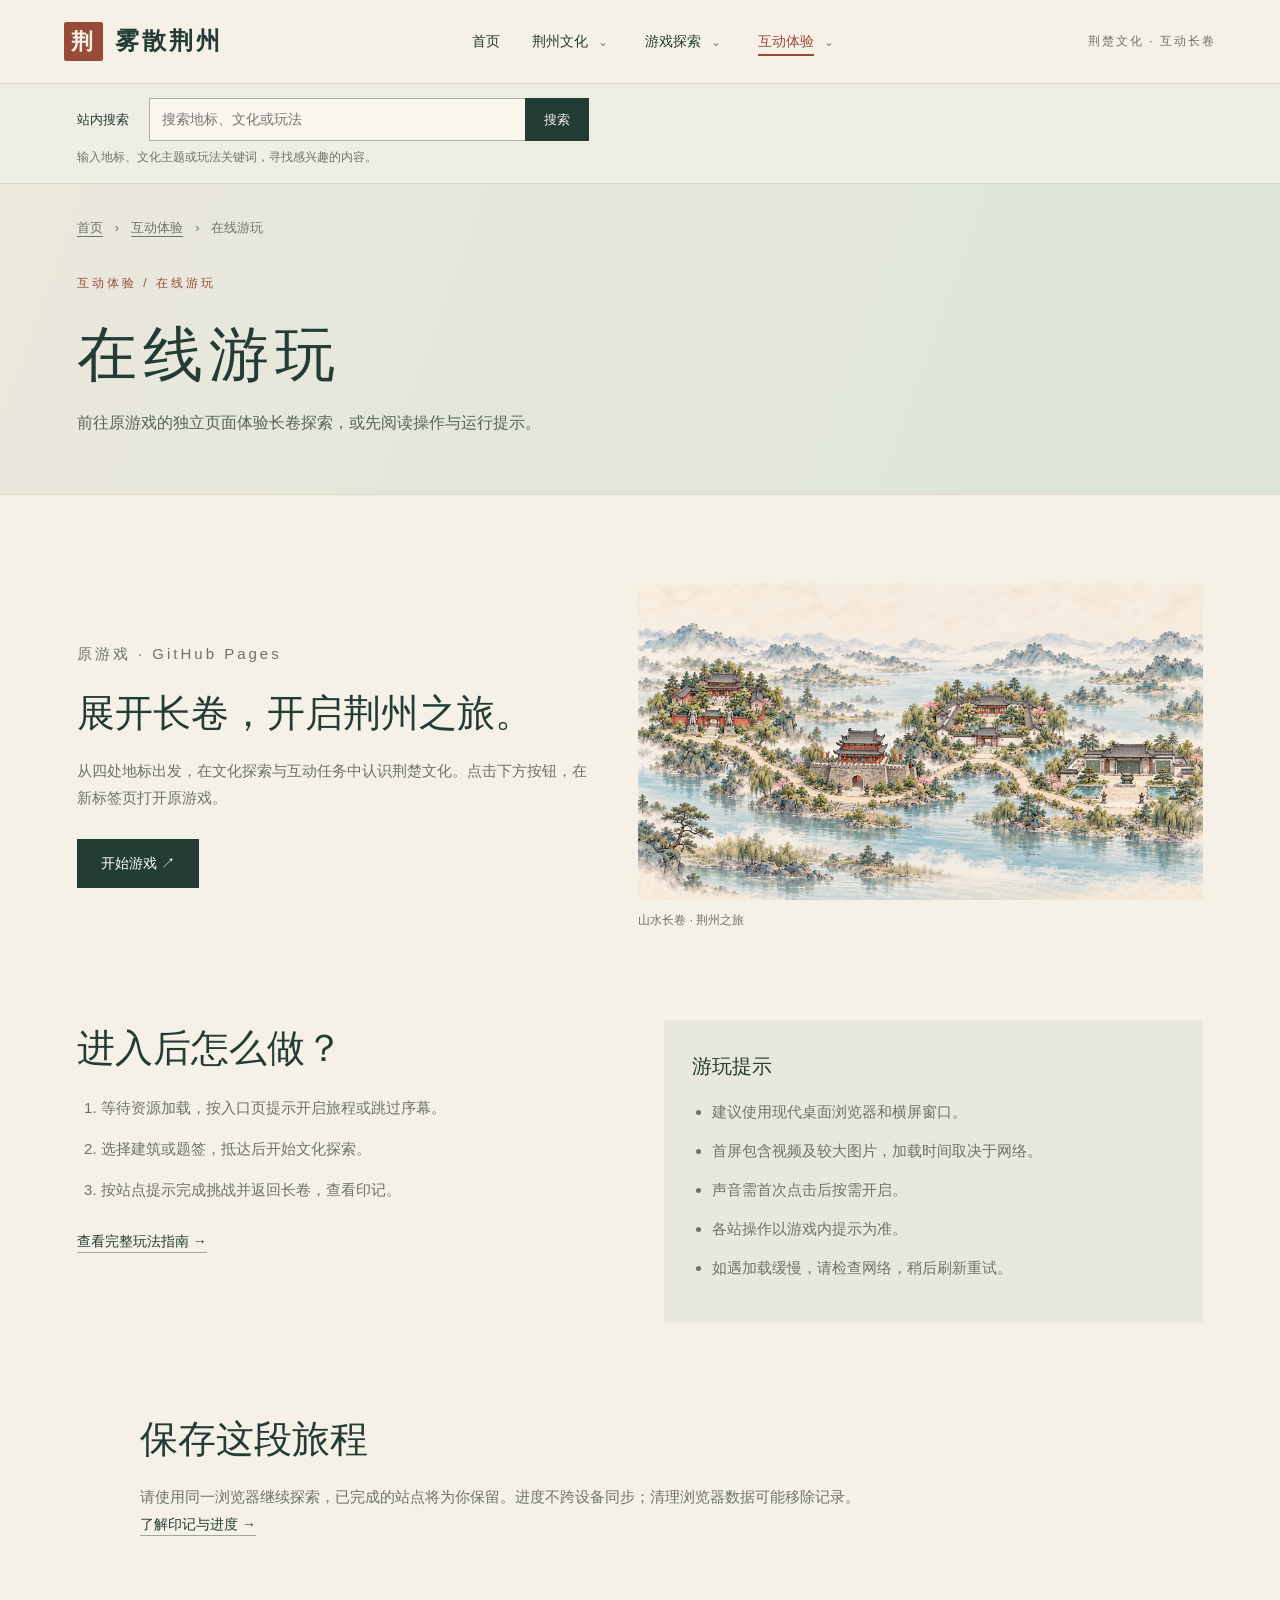
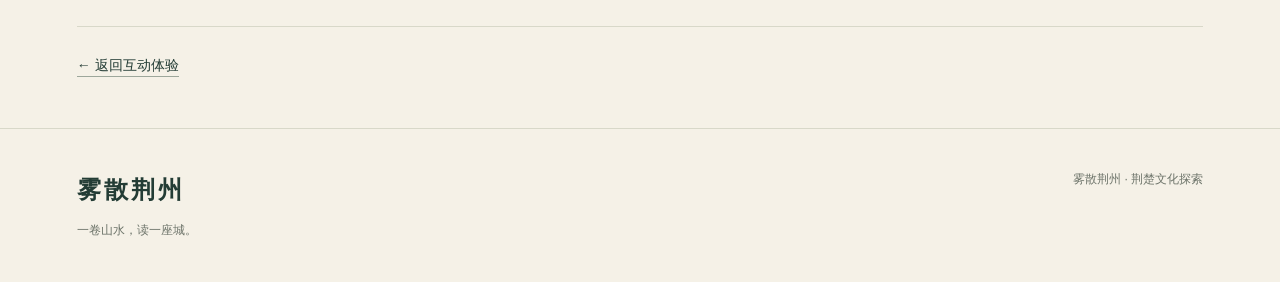
<file: pages/play.html>
<!DOCTYPE html>
<html lang="zh-CN">
<head>
  <meta charset="UTF-8">
  <meta name="viewport" content="width=device-width, initial-scale=1.0">
  <meta name="description" content="前往原游戏的独立页面体验长卷探索，或先阅读操作与运行提示。">
  <title>在线游玩｜雾散荆州</title>
  <link rel="stylesheet" href="../css/style.css">
  <script src="../js/main.js" defer></script>
</head>
<body>
  <a class="skip-link" href="#main">跳到正文</a>
  <header class="site-header" id="top">
    <a class="brand" href="../index.html" aria-label="雾散荆州首页"><span class="brand-seal" aria-hidden="true">荆</span>雾散荆州</a>
    <nav class="primary-nav" aria-label="顶部导航">
      <a href="../index.html">首页</a>
      <div class="nav-group">
        <div class="nav-heading"><a href="culture.html">荆州文化</a><button class="nav-toggle" type="button" aria-label="展开荆州文化子菜单" aria-expanded="false" aria-controls="menu-culture" hidden>⌄</button></div>
        <ul class="nav-submenu" id="menu-culture">
          <li><a href="landmarks.html">文化地标</a></li>
          <li><a href="history.html">历史文化</a></li>
        </ul>
      </div>
      <div class="nav-group">
        <div class="nav-heading"><a href="explore.html">游戏探索</a><button class="nav-toggle" type="button" aria-label="展开游戏探索子菜单" aria-expanded="false" aria-controls="menu-explore" hidden>⌄</button></div>
        <ul class="nav-submenu" id="menu-explore">
          <li><a href="introduction.html">游戏介绍</a></li>
          <li><a href="guide.html">玩法指南</a></li>
        </ul>
      </div>
      <div class="nav-group">
        <div class="nav-heading"><a href="experience.html" class="section-current">互动体验</a><button class="nav-toggle" type="button" aria-label="展开互动体验子菜单" aria-expanded="false" aria-controls="menu-experience" hidden>⌄</button></div>
        <ul class="nav-submenu" id="menu-experience">
          <li><a href="play.html" aria-current="page">在线游玩</a></li>
        </ul>
      </div>
    </nav>
    <span class="header-note">荆楚文化 · 互动长卷</span>
  </header>
  <section class="site-search" aria-label="站内搜索" hidden>
    <form class="search-form" role="search">
      <label for="site-query">站内搜索</label>
      <div class="search-controls"><input id="site-query" name="q" type="search" maxlength="60" placeholder="搜索地标、文化或玩法" aria-describedby="search-status" autocomplete="off"><button type="submit">搜索</button></div>
    </form>
    <div class="search-output">
      <p id="search-status" role="status" aria-live="polite">输入地标、文化主题或玩法关键词，寻找感兴趣的内容。</p>
      <ul id="search-results" aria-label="搜索结果" hidden></ul>
    </div>
  </section>
  <main id="main" class="detail-page play-page">
    <div class="page-heading">
      <nav class="breadcrumb" aria-label="面包屑">
        <a href="../index.html">首页</a><span aria-hidden="true">›</span>
        <a href="experience.html">互动体验</a><span aria-hidden="true">›</span>
        <span aria-current="page">在线游玩</span>
      </nav>
      <p class="eyebrow">互动体验 / 在线游玩</p>
      <h1>在线游玩</h1>
      <p class="page-lead">前往原游戏的独立页面体验长卷探索，或先阅读操作与运行提示。</p>
    </div>
    <section class="section play-launch"><div class="launch-copy"><p class="eyebrow">原游戏 · GitHub Pages</p><h2>展开长卷，开启荆州之旅。</h2><p>从四处地标出发，在文化探索与互动任务中认识荆楚文化。点击下方按钮，在新标签页打开原游戏。</p>
<!-- 普通超链接即可打开外站，无需 JavaScript。 -->
<a class="button start-game" href="https://lwt00.github.io/wusan-jingzhou/demo/journey/journey-demo.html" target="_blank" rel="noopener noreferrer">开始游戏 ↗</a></div><figure class="exhibit-image">
  <img src="../assets/images/jingzhou-panorama.png" alt="雾散荆州山水长卷游戏画面" width="1672" height="940" decoding="async">
  <figcaption>山水长卷 · 荆州之旅</figcaption>
</figure></section>
<section class="section launch-tips"><div><h2>进入后怎么做？</h2><ol><li>等待资源加载，按入口页提示开启旅程或跳过序幕。</li><li>选择建筑或题签，抵达后开始文化探索。</li><li>按站点提示完成挑战并返回长卷，查看印记。</li></ol><a class="text-link" href="guide.html">查看完整玩法指南 →</a></div><aside class="tips-panel"><h3>游玩提示</h3><ul><li>建议使用现代桌面浏览器和横屏窗口。</li><li>首屏包含视频及较大图片，加载时间取决于网络。</li><li>声音需首次点击后按需开启。</li><li>各站操作以游戏内提示为准。</li><li>如遇加载缓慢，请检查网络，稍后刷新重试。</li></ul></aside></section>
<section class="section edition-note"><h2>保存这段旅程</h2><p>请使用同一浏览器继续探索，已完成的站点将为你保留。进度不跨设备同步；清理浏览器数据可能移除记录。</p><a class="text-link" href="guide.html">了解印记与进度 →</a></section>
    <div class="section parent-return"><a class="text-link" href="experience.html">← 返回互动体验</a></div>
  </main>
  <footer class="site-footer"><div><a class="brand" href="../index.html">雾散荆州</a><p>一卷山水，读一座城。</p></div><div class="footer-meta"><p>雾散荆州 · 荆楚文化探索</p></div></footer>
  <button class="back-to-top" type="button" aria-label="返回页面顶部" hidden>↑ 返回顶部</button>
</body>
</html>
</file>
<file: css/style.css>
/* 纸色、松绿与朱红构成首页的基础配色。 */
:root { --paper: #f5f1e7; --ink: #233c35; --muted: #6c7369; --red: #984b38; --line: #d8d8c9; }
* { box-sizing: border-box; }
html { scroll-behavior: auto; scroll-padding-top: 24px; }
body { margin: 0; background: var(--paper); color: var(--ink); font-family: "PingFang SC", "Microsoft YaHei", sans-serif; line-height: 1.8; }
a { color: inherit; text-decoration: none; }
a:focus-visible { outline: 3px solid var(--red); outline-offset: 5px; }
a:hover { color: var(--red); }
img { display: block; max-width: 100%; }
h1, h2, h3, p { margin: 0; }
h1, h2, .brand, .vertical-title { font-family: "Songti SC", "STSong", serif; }
h2 { font-size: clamp(28px, 3vw, 40px); font-weight: 500; line-height: 1.5; }
h3 { font-size: 20px; font-weight: 500; }
.skip-link { position: absolute; top: -100px; left: 16px; padding: 8px 16px; background: white; z-index: 10; }
.skip-link:focus { top: 8px; }
.site-header { display: flex; align-items: center; justify-content: space-between; gap: 24px; padding: 20px 5%; border-bottom: 1px solid var(--line); }
.brand { display: inline-flex; align-items: center; gap: 12px; font-size: 24px; letter-spacing: 3px; font-weight: 600; white-space: nowrap; }
.brand-seal { color: var(--paper); background: var(--red); padding: 0 7px; font-size: 22px; border-radius: 2px; }
nav { display: flex; flex-wrap: wrap; gap: 32px; font-size: 14px; }
.header-note { font-size: 12px; color: var(--muted); letter-spacing: 2px; }
.hero { min-height: 650px; position: relative; display: flex; align-items: center; overflow: hidden; background: #dfe7dd; }
.hero-art { position: absolute; width: 100%; height: 100%; object-fit: cover; object-position: center; }
.hero::after { content: ""; position: absolute; inset: 0; background: linear-gradient(90deg, rgba(245,241,231,.97), rgba(245,241,231,.8) 32%, rgba(245,241,231,.08) 70%); }
.hero-content { position: relative; z-index: 1; padding: 70px 7%; }
.eyebrow { color: var(--red); font-size: 12px; letter-spacing: 3px; margin-bottom: 18px; }
h1 { font-size: clamp(58px, 7vw, 96px); font-weight: 500; letter-spacing: 12px; line-height: 1.4; margin-bottom: 12px; }
.hero-tagline { font-size: 22px; letter-spacing: 3px; }
.hero-description { font-size: 14px; color: #56645a; margin-top: 24px; }
.hero-actions { display: flex; align-items: center; flex-wrap: wrap; gap: 26px; margin-top: 35px; }
.button { background: var(--ink); color: #fff; padding: 12px 24px; font-size: 14px; }
.button:hover { background: var(--red); color: white; }
.button span { padding-left: 24px; }
.text-link { font-size: 14px; border-bottom: 1px solid #9da79b; padding-bottom: 3px; }
.art-caption, .hero-number { position: absolute; bottom: 22px; z-index: 1; font-size: 11px; letter-spacing: 2px; }
.art-caption { right: 5%; background: #f5f1e7d9; padding: 3px 9px; }
.hero-number { left: 7%; }
.section { width: min(1180px, 88%); margin: 0 auto; padding: 88px 0; }
.section-heading { display: flex; justify-content: space-between; gap: 32px; align-items: end; margin-bottom: 36px; }
.section-heading > p { font-size: 14px; color: var(--muted); }
.landmark-grid { display: grid; grid-template-columns: repeat(4, 1fr); gap: 22px; }
.landmark { border: 1px solid var(--line); background: #faf7ef; }
.card-art { height: 230px; position: relative; overflow: hidden; background: #dce1d3; }
.card-index { position: absolute; left: 18px; top: 15px; font-size: 11px; letter-spacing: 2px; z-index: 1; }
.vertical-title { position: absolute; writing-mode: vertical-rl; top: 58px; left: 28px; font-size: 29px; letter-spacing: 8px; z-index: 1; }
.art-mark { position: absolute; bottom: -44px; right: -5px; font-family: "Songti SC", serif; font-size: 185px; color: #233c3510; line-height: 1.4; }
.card-art::after { content: ""; position: absolute; width: 155px; height: 155px; border: 1px solid #233c3524; border-radius: 50%; right: -25px; bottom: -40px; }
.art-guanyu { background: linear-gradient(135deg, #e5dfcf, #cbd4c1); }
.art-binyang { background: #e0e8dc; display: flex; align-items: center; }
.art-binyang img { width: 100%; }
.art-zhang { background: linear-gradient(135deg, #eae0ce, #d6c6ab); }
.art-museum { background: linear-gradient(135deg, #dae1dd, #b8ccc5); }
.card-copy { padding: 22px; }
.small-label { color: var(--red); letter-spacing: 2px; font-size: 11px; }
.card-copy h3 { margin: 5px 0 10px; }
.card-copy p, .section-note { font-size: 13px; color: var(--muted); }
.section-note { margin-top: 20px; }
.features { background: #243e36; color: #f1edde; }
.features-inner { display: grid; grid-template-columns: 1fr 1.15fr; gap: 100px; }
.features .eyebrow { color: #d3b794; }
.feature-intro > p:not(.eyebrow) { color: #bdc9bd; font-size: 14px; margin-top: 24px; max-width: 340px; }
.decorative-seal { display: inline-block; margin-top: 30px; padding: 5px 10px; border: 2px solid #bc8a6f; color: #d6ad91; font-family: "Songti SC", serif; line-height: 1.3; transform: rotate(-6deg); }
.feature-list article { display: flex; gap: 24px; padding: 25px 0; border-bottom: 1px solid #ffffff26; }
.feature-list article:first-child { padding-top: 0; }
.feature-list article > span { color: #bda586; font-family: Georgia, serif; font-size: 23px; }
.feature-list p { color: #bdc9bd; font-size: 14px; margin-top: 8px; }
.status { border: 1px solid var(--line); padding: 7px 13px; color: var(--muted); font-size: 12px; }
.steps { list-style: none; padding: 0; margin: 0; display: grid; grid-template-columns: repeat(3, 1fr); gap: 40px; }
.steps li { border-top: 1px solid var(--line); padding-top: 24px; }
.steps span { color: var(--red); font-family: "Songti SC", serif; font-size: 30px; }
.steps h3 { margin: 12px 0 8px; }
.steps p, .guide-note { font-size: 14px; color: var(--muted); }
.guide-note { margin-top: 40px; background: #ebe9de; padding: 20px 24px; }
.guide-note strong { color: var(--ink); }
.site-footer { padding: 40px 6%; border-top: 1px solid var(--line); display: flex; justify-content: space-between; gap: 24px; }
.site-footer p, .footer-meta a { font-size: 12px; color: var(--muted); }
.site-footer .brand { margin-bottom: 8px; }
.footer-meta { text-align: right; }
/* 窄屏中导航换行，卡片随可用宽度排列。 */
@media (max-width: 1000px) { .header-note { display: none; } .landmark-grid { grid-template-columns: repeat(2, 1fr); } .features-inner { gap: 48px; } }
@media (max-width: 640px) {
  .site-header { flex-direction: column; align-items: flex-start; gap: 14px; padding: 16px 6%; }
  nav { gap: 22px; font-size: 13px; }
  .hero { min-height: 620px; }
  .hero-art { object-position: 60% center; }
  .hero::after { background: linear-gradient(90deg, #f5f1e7ed, #f5f1e7a6); }
  .hero-content { padding: 60px 6% 85px; }
  h1 { letter-spacing: 6px; }
  .hero-tagline { font-size: 17px; letter-spacing: 1px; }
  .section { padding: 56px 0; }
  .section-heading { flex-direction: column; align-items: flex-start; gap: 18px; }
  .landmark-grid, .features-inner, .steps { grid-template-columns: 1fr; }
  .card-art { height: 220px; }
  .art-binyang img { max-height: 210px; object-fit: contain; }
  .features-inner { gap: 36px; }
  .site-footer { flex-direction: column; }
  .footer-meta { text-align: left; }
  .hero-number { display: none; }
  .art-caption { font-size: 10px; }
}
@media (prefers-reduced-motion: reduce) { html { scroll-behavior: auto; } }

/* 第三阶段：公共导航状态与二级页面布局。 */
.site-header nav a[aria-current="page"] { color: var(--red); box-shadow: 0 2px 0 var(--red); }
.page-heading { padding: 32px 6% 56px; background: linear-gradient(110deg, #ebe8dc, #dce4d9); border-bottom: 1px solid var(--line); }
.breadcrumb { align-items: center; gap: 12px; color: var(--muted); font-size: 13px; margin-bottom: 34px; }
.breadcrumb a { text-decoration: underline; text-underline-offset: 4px; }
.page-heading h1 { font-size: clamp(38px, 5vw, 60px); letter-spacing: 6px; }
.page-lead { max-width: 700px; color: #56645a; }
.content-split { display: grid; grid-template-columns: 1.1fr 1fr; gap: 48px; align-items: start; }
.prose p:not(.eyebrow) { margin-top: 18px; color: var(--muted); font-size: 15px; }
.page-figure { margin: 0; }
.page-figure img { width: 100%; border: 1px solid var(--line); }
.page-figure figcaption { font-size: 12px; color: var(--muted); margin-top: 8px; }
.preview-grid { display: grid; grid-template-columns: repeat(auto-fit, minmax(min(100%, 280px), 1fr)); gap: 24px; margin-top: 28px; }
.preview-card { border: 1px solid var(--line); padding: 28px; background: #faf7ef; }
.preview-card .status { display: inline-block; }
.preview-card h3 { margin: 18px 0 10px; }
.preview-card p { color: var(--muted); font-size: 14px; }
.running-section { padding-top: 0; }
.command-example { background: #e9e8dd; padding: 18px; white-space: pre-wrap; overflow-wrap: anywhere; font-size: 13px; }
.address-example { overflow-wrap: anywhere; }
.tips-panel { background: #e9e8dd; padding: 28px; }
.tips-panel ul { padding-left: 20px; color: var(--muted); font-size: 14px; }
.tips-panel li + li { margin-top: 12px; }
@media (max-width: 640px) {
  .content-split { grid-template-columns: 1fr; gap: 28px; }
  .page-heading { padding-bottom: 40px; }
  .page-heading h1 { letter-spacing: 4px; }
}

/* 第三阶段优化：三种内容结构共用纸色、文字与图注规范。 */
.exhibit-image { margin: 0; min-width: 0; }
.exhibit-image img { width: 100%; height: auto; }
.exhibit-image figcaption { color: var(--muted); font-size: 12px; margin-top: 10px; }
.gallery-opening, .experience-opening { display: grid; grid-template-columns: 1fr 1.2fr; gap: 52px; align-items: center; padding-top: 32px; }
.gallery-opening h1, .explore-opening h1, .experience-opening h1 { font-size: clamp(38px, 5vw, 64px); letter-spacing: 6px; }
.exhibit-index { display: flex; flex-wrap: wrap; gap: 20px; margin-top: 30px; color: var(--red); font-size: 13px; }
.exhibit-index a { border-bottom: 1px solid var(--line); }
.exhibit-row { display: grid; grid-template-columns: 1fr 2fr; gap: 60px; border-top: 1px solid var(--line); }
.exhibit-label > span { font: 70px Georgia, serif; color: #b09e7e; }
.exhibit-label p { color: var(--red); letter-spacing: 3px; margin-top: 12px; }
.exhibit-text p { color: var(--muted); margin-top: 18px; font-size: 15px; }
.binyang-exhibit { background: #e5e7dc; }
.binyang-exhibit > figure { width: min(1180px, 88%); margin: auto; padding-top: 48px; }
.binyang-exhibit > figure img { max-height: 520px; object-fit: contain; }
.exhibit-caption { padding-top: 32px; padding-bottom: 48px; max-width: 850px; text-align: center; }
.exhibit-caption > p:last-child { margin-top: 16px; color: var(--muted); }
.zhang-exhibit { grid-template-columns: 1.4fr 1fr; align-items: center; border-top: 0; }
.museum-exhibit { background: #243e36; color: var(--paper); }
.museum-exhibit .eyebrow { color: #d3b794; }
.museum-exhibit .section-heading > p, .museum-exhibit figcaption { color: #c3cec2; }
.museum-exhibit img { max-height: 520px; object-fit: contain; }
.museum-notes { display: grid; grid-template-columns: repeat(3, 1fr); gap: 36px; margin-top: 32px; }
.museum-notes p { font-size: 14px; color: #c3cec2; }
.museum-notes strong { display: block; margin-bottom: 10px; font-size: 20px; color: var(--paper); font-weight: 500; }
.explore-opening { background: #e7e6da; }
.explore-opening .section { padding-top: 32px; padding-bottom: 40px; }
.explore-opening .page-lead { max-width: 760px; }
.explore-opening > figure { width: min(1280px, 92%); margin: auto; padding-bottom: 30px; }
.gameplay-intro { display: grid; grid-template-columns: 1fr 1fr; gap: 80px; }
.task-showcase { background: #eae5d8; }
.task-showcase figure { margin-top: 32px; }
.task-descriptions { display: grid; grid-template-columns: repeat(4, 1fr); gap: 28px; margin-top: 36px; }
.task-descriptions article { border-top: 1px solid #b9b8a8; padding-top: 20px; }
.task-descriptions span { color: var(--red); font-size: 12px; }
.task-descriptions h3 { font-size: 18px; margin: 8px 0; }
.task-descriptions p { color: var(--muted); font-size: 14px; }
.stamp-showcase { display: grid; grid-template-columns: 1.4fr 1fr; gap: 48px; align-items: center; }
.mark-names { display: flex; gap: 14px; flex-wrap: wrap; margin-top: 24px; }
.mark-names span { border: 1px solid var(--red); color: var(--red); padding: 5px 10px; font-family: "Songti SC", serif; }
.experience-opening { grid-template-columns: 1.2fr 1fr; align-items: start; }
.experience-opening .button { display: inline-block; margin-top: 26px; }
.departure-note { background: #e1e5d9; padding: 36px; margin-top: 38px; border-top: 3px solid var(--red); }
.departure-note ul { padding-left: 20px; color: var(--muted); margin: 24px 0; }
.departure-note .status { display: inline-block; }
.journey-guide { padding-top: 0; max-width: 960px; }
.journey-timeline { list-style: none; padding: 0; margin: 36px 0 0; }
.journey-timeline > li { display: grid; grid-template-columns: 65px 1fr; gap: 28px; padding-bottom: 40px; }
.step-number { font: 32px Georgia, serif; color: var(--red); border-right: 1px solid var(--line); }
.journey-timeline h3 { font-size: 23px; margin-bottom: 10px; }
.journey-timeline p { color: var(--muted); font-size: 15px; }
.journey-timeline figure { margin-top: 24px; }
.operation-list { margin: 24px 0 0; background: #ebe9de; padding: 20px 24px; }
.operation-list > div { display: grid; grid-template-columns: 80px 1fr; gap: 16px; padding: 12px 0; }
.operation-list > div + div { border-top: 1px solid var(--line); }
.operation-list dt { color: var(--ink); font-size: 14px; }
.operation-list dd { margin: 0; color: var(--muted); font-size: 14px; }
@media (max-width: 1000px) {
  .gallery-opening, .experience-opening, .stamp-showcase, .zhang-exhibit { gap: 28px; }
  .task-descriptions { grid-template-columns: repeat(2, 1fr); }
}
@media (max-width: 700px) {
  .gallery-opening, .experience-opening, .exhibit-row, .gameplay-intro, .stamp-showcase { grid-template-columns: 1fr; gap: 28px; }
  .gallery-opening h1, .explore-opening h1, .experience-opening h1 { letter-spacing: 4px; }
  .museum-notes { grid-template-columns: 1fr; gap: 24px; }
  .departure-note { margin-top: 0; padding: 24px; }
  .journey-timeline > li { grid-template-columns: 40px 1fr; gap: 16px; }
  .step-number { font-size: 24px; }
  .operation-list { padding: 12px 16px; }
  .operation-list > div { grid-template-columns: 1fr; gap: 4px; }
}
@media (max-width: 420px) { .task-descriptions { grid-template-columns: 1fr; } }

/* 第四阶段：普通链接连接三级页面，新增样式限于详情组件。 */
.site-header nav a.section-current { color: var(--red); box-shadow: 0 2px 0 var(--red); }
.preview-link { display: block; transition: border-color .15s; }
.preview-link:hover { border-color: var(--red); }
.detail-index { display: flex; flex-wrap: wrap; justify-content: center; gap: 30px; padding: 22px 6%; border-bottom: 1px solid var(--line); }
.detail-index a { font-size: 14px; color: var(--red); }
.landmark-detail { display: grid; grid-template-columns: 1.1fr 1fr; gap: 48px; align-items: start; border-bottom: 1px solid var(--line); }
.landmark-detail:nth-of-type(even) .exhibit-image { order: 2; }
.detail-copy h3 { margin-top: 22px; font-size: 18px; }
.detail-copy p, .theme-intro > p:last-child, .theme-essay p, .detail-next p, .intro-mission p, .edition-note p, .launch-copy > p, .launch-tips li { color: var(--muted); font-size: 15px; margin-top: 14px; }
.detail-copy .section-note { font-size: 12px; overflow-wrap: anywhere; }
.theme-intro { padding-bottom: 0; max-width: 900px; }
.theme-essays { max-width: 1000px; }
.theme-essay { display: grid; grid-template-columns: 100px 1fr; gap: 40px; padding: 42px 0; border-top: 1px solid var(--line); }
.theme-word { font: 76px "Songti SC", serif; color: #a49477; }
.reading-note { margin-top: 24px; padding: 20px; background: #ebe9de; border-left: 3px solid var(--red); }
.reading-note p { margin-top: 8px; }
.detail-next { padding-top: 0; }
.detail-next .text-link { display: inline-block; margin-top: 16px; }
.intro-feature, .mechanism-pair { display: grid; grid-template-columns: 1.3fr 1fr; gap: 48px; align-items: center; }
.mechanism-pair { grid-template-columns: 1fr 1.2fr; }
.intro-mission { background: #243e36; color: var(--paper); }
.intro-mission .eyebrow { color: #d3b794; }
.intro-mission p { color: #c3cec2; max-width: 900px; }
.mission-grid { display: grid; grid-template-columns: repeat(3, 1fr); gap: 40px; margin-top: 36px; }
.mission-grid article { border-top: 1px solid #ffffff30; padding-top: 20px; }
.mission-grid span { font: 28px Georgia, serif; color: #d3b794; }
.mission-grid h3 { margin-top: 10px; }
.edition-note { padding-top: 0; max-width: 1000px; }
.guide-detail { max-width: 1000px; }
.guide-faq { padding-top: 0; max-width: 1000px; }
.guide-faq details { margin-top: 20px; padding: 20px; border: 1px solid var(--line); }
.guide-faq summary { cursor: pointer; }
.guide-faq details p { color: var(--muted); margin-top: 16px; }
.play-launch { display: grid; grid-template-columns: 1fr 1.1fr; gap: 48px; align-items: center; }
.start-game { display: inline-block; margin-top: 28px; }
.launch-tips { display: grid; grid-template-columns: 1fr 1fr; gap: 48px; padding-top: 0; }
.launch-tips ol { padding-left: 24px; margin-bottom: 24px; }
.parent-return { padding-top: 24px; padding-bottom: 48px; border-top: 1px solid var(--line); }
@media (max-width: 800px) {
  .landmark-detail, .intro-feature, .mechanism-pair, .play-launch, .launch-tips { grid-template-columns: 1fr; gap: 28px; }
  .landmark-detail:nth-of-type(even) .exhibit-image { order: 0; }
  .theme-essay { grid-template-columns: 60px 1fr; gap: 20px; }
  .theme-word { font-size: 48px; }
}
@media (max-width: 640px) {
  .mission-grid { grid-template-columns: 1fr; gap: 28px; }
  .detail-index { gap: 20px; }
  .theme-essay { grid-template-columns: 1fr; }
}
@media (prefers-reduced-motion: reduce) { .preview-link { transition: none; } }

/* 地标卡片统一采用完整游戏插画与等比例图片区域。 */
.landmark-link { display: flex; flex-direction: column; height: 100%; color: inherit; }
.landmark-link:hover { color: inherit; }
.landmark-link:hover h3, .landmark-link:hover .card-more { color: var(--red); }
.landmark-photo { position: relative; aspect-ratio: 16 / 10; overflow: hidden; background: #e3e5d9; }
.landmark-photo img { width: 100%; height: 100%; object-fit: cover; object-position: center; }
.landmark-theme { position: absolute; left: 12px; bottom: 12px; padding: 3px 9px; background: #f5f1e7ed; font-size: 11px; letter-spacing: 2px; }
.landmark-link .card-copy { display: flex; flex-direction: column; flex: 1; }
.landmark-link .card-copy p { flex: 1; }
.card-more { display: block; margin-top: 18px; color: var(--ink); font-size: 12px; }
.culture-more { display: inline-block; margin-top: 26px; }

/* 第五阶段：基础导航无需脚本也能通过悬停和键盘焦点展开。 */
[hidden] { display: none !important; }
.site-header { position: relative; z-index: 5; }
.primary-nav { align-items: center; }
.nav-group { position: relative; }
.nav-heading { display: flex; align-items: center; gap: 4px; }
.nav-toggle { border: 0; background: transparent; color: var(--ink); font: inherit; padding: 7px; cursor: pointer; }
.nav-toggle:focus-visible, .back-to-top:focus-visible, .search-controls button:focus-visible { outline: 3px solid var(--red); outline-offset: 3px; }
.nav-submenu { position: absolute; top: 100%; left: -16px; min-width: 160px; margin: 0; padding: 12px 0; list-style: none; background: #faf7ef; border: 1px solid var(--line); box-shadow: 0 8px 18px #233c3514; visibility: hidden; opacity: 0; pointer-events: none; }
.nav-submenu a { display: block; padding: 8px 18px; white-space: nowrap; }
.nav-submenu a:hover, .nav-submenu a:focus-visible { background: #e9e8dd; }
.nav-group:hover > .nav-submenu, .nav-group:focus-within > .nav-submenu, .nav-group.is-open > .nav-submenu { visibility: visible; opacity: 1; pointer-events: auto; }
.nav-group.is-dismissed > .nav-submenu { visibility: hidden; opacity: 0; pointer-events: none; }
.site-header .nav-submenu a[aria-current="page"] { box-shadow: none; border-left: 3px solid var(--red); color: var(--red); }
.landmark { transition: border-color .2s, box-shadow .2s; }
.landmark:hover, .landmark:focus-within { border-color: var(--red); box-shadow: 0 6px 18px #233c3512; }
.reveal-region { transition: opacity .55s ease, transform .55s ease; }
.reveal-pending { opacity: 0; transform: translateY(14px); }
.reveal-pending:focus-within, .reveal-pending:target { opacity: 1; transform: none; }
.back-to-top { position: fixed; right: 24px; bottom: 24px; z-index: 6; padding: 12px 16px; border: 1px solid #f5f1e780; background: var(--ink); color: var(--paper); font: inherit; font-size: 13px; cursor: pointer; box-shadow: 0 4px 18px #233c3520; }
.back-to-top:hover { background: var(--red); }
.site-search { padding: 14px 6%; border-bottom: 1px solid var(--line); background: #efeee4; }
.search-form { display: flex; align-items: center; gap: 20px; width: min(1180px, 100%); margin: auto; }
.search-form label { font-size: 13px; white-space: nowrap; }
.search-controls { display: flex; width: min(440px, 100%); }
.search-controls input { width: 100%; min-width: 0; border: 1px solid #a9b2a5; border-right: 0; border-radius: 0; background: #faf7ef; color: var(--ink); font: inherit; font-size: 14px; padding: 8px 12px; }
.search-controls input:focus-visible { outline: 2px solid var(--red); outline-offset: 1px; }
.search-controls button { flex-shrink: 0; border: 1px solid var(--ink); background: var(--ink); color: var(--paper); padding: 8px 18px; font: inherit; font-size: 13px; cursor: pointer; }
.search-output { width: min(1180px, 100%); margin: auto; }
#search-status { font-size: 12px; color: var(--muted); margin-top: 6px; }
#search-results { list-style: none; padding: 0; margin: 16px 0 0; display: grid; grid-template-columns: repeat(2, minmax(0, 1fr)); gap: 12px; }
#search-results li { border: 1px solid var(--line); background: #faf7ef; padding: 12px 16px; }
#search-results a { color: var(--red); text-decoration: underline; text-underline-offset: 4px; }
#search-results p { color: var(--muted); font-size: 13px; margin-top: 4px; }
@media (max-width: 1100px) { .site-header .header-note { display: none; } .primary-nav { gap: 22px; } }
@media (max-width: 640px) {
  .primary-nav { gap: 12px; width: 100%; justify-content: space-between; }
  .nav-toggle { padding: 6px 4px; }
  .nav-group:last-child .nav-submenu { left: auto; right: 0; }
  .nav-submenu { left: -10px; min-width: 140px; }
  .search-form { gap: 12px; }
  .search-controls button { padding-left: 12px; padding-right: 12px; }
  #search-results { grid-template-columns: 1fr; }
  .back-to-top { right: 14px; bottom: 14px; }
}
@media (prefers-reduced-motion: reduce) {
  .reveal-region, .landmark { transition: none; }
  .reveal-pending { opacity: 1; transform: none; }
}
</file>
